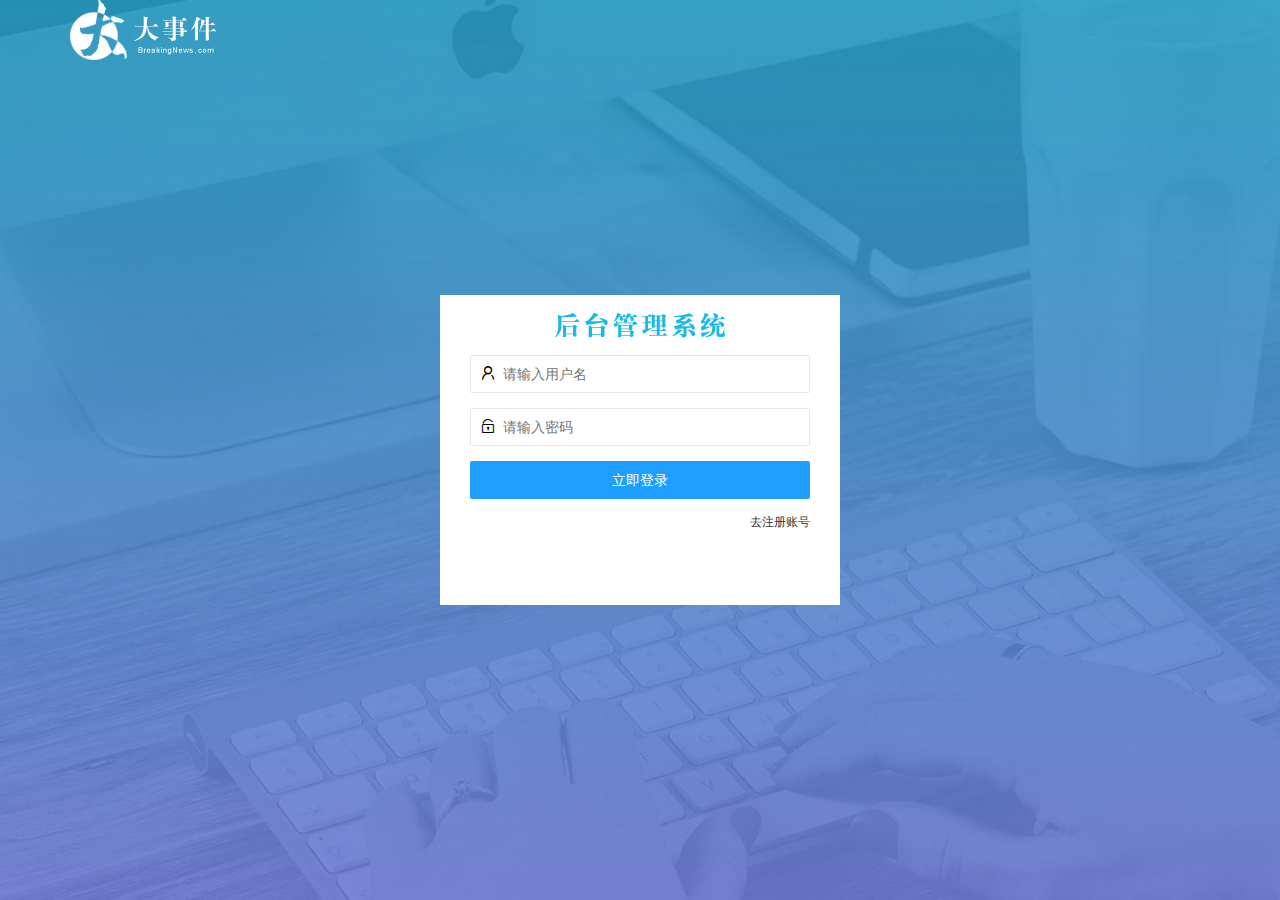
<file: login.html>
<!DOCTYPE html>
<html lang="en">

<head>
  <meta charset="UTF-8" />
  <meta name="viewport" content="width=device-width, initial-scale=1.0" />
  <title>大事件-登录/注册</title>
  <!-- 导入 LayUI 的样式 -->
  <link rel="stylesheet" href="/assets/lib/layui/css/layui.css" />
  <!-- 导入自己的样式表 -->
  <link rel="stylesheet" href="/assets/css/login.css" />
</head>

<body>
  <!-- 头部的 Logo 区域 -->
  <!-- class="layui-main" 用于设置一个宽度为 1140px 的水平居中块（无响应式） -->
  <div class="layui-main">
    <img src="/assets/images/logo.png" alt="" />
  </div>

  <!-- 登录注册区域 -->
  <div class="loginAndRegBox  ">
    <div class="title-box"></div>
    <!-- 登录的div -->
    <div class="login-box">
      <form class="layui-form" id="form_login">
        <div class="layui-form-item">
          <!-- 输入框里面的小icon -->
          <i class="layui-icon layui-icon-username"></i>
          <input type="text" name="username" required lay-verify="required" placeholder="请输入用户名" autocomplete="off"
            class="layui-input">
        </div>
        <div class="layui-form-item">
          <!-- 输入框里面的小icon -->
          <i class="layui-icon layui-icon-password"></i>
          <input type="password" name="password" required lay-verify="required|pwd" placeholder="请输入密码"
            autocomplete="off" class="layui-input">
        </div>
        <div class="layui-form-item">
          <button class="layui-btn layui-btn-fluid layui-btn-normal" lay-submit lay-filter="formDemo">立即登录</button>
        </div>
        <div class="layui-form-item link">
          <a href="javascript:;" id="link_reg">
            <i class="layui-icon layui-icon-logout"></i>
            去注册账号
          </a>
        </div>
      </form>

    </div>
    <!-- 注册的div -->
    <div class="reg-box">
      <form class="layui-form" id="form_reg">
        <div class="layui-form-item">
          <!-- 输入框里面的小icon -->
          <i class="layui-icon layui-icon-username"></i>
          <input type="text" name="username" required lay-verify="required" placeholder="请输入用户名" autocomplete="off"
            class="layui-input">
        </div>
        <div class="layui-form-item">
          <!-- 输入框里面的小icon -->
          <i class="layui-icon layui-icon-password"></i>
          <input type="password" name="password" required lay-verify="required|pwd" placeholder="请输入密码"
            autocomplete="off" class="layui-input">
        </div>
        <div class="layui-form-item">
          <!-- 输入框里面的小icon -->
          <i class="layui-icon layui-icon-password"></i>
          <input type="password" name="repassword" required lay-verify="required|pwd|repwd" placeholder="请再次确认密码"
            autocomplete="off" class="layui-input">
        </div>
        <div class="layui-form-item">
          <button class="layui-btn layui-btn-fluid layui-btn-normal" lay-submit lay-filter="formDemo">立即注册</button>
        </div>
        <div class="layui-form-item link">
          <a href="javascript:;" id="link_login">
            去登录
          </a>
        </div>
      </form>
      <!-- <a href="javascript:;" id="link_login">
        登录
      </a> -->
    </div>
  </div>
  <script src="/assets/lib/layui/layui.all.js"></script>
  <script src="/assets/lib/jquery.js"></script>
  <script src="/assets/js/baseApi.js"></script>
  <script src="/assets/js/login.js"></script>
</body>

</html>
</file>
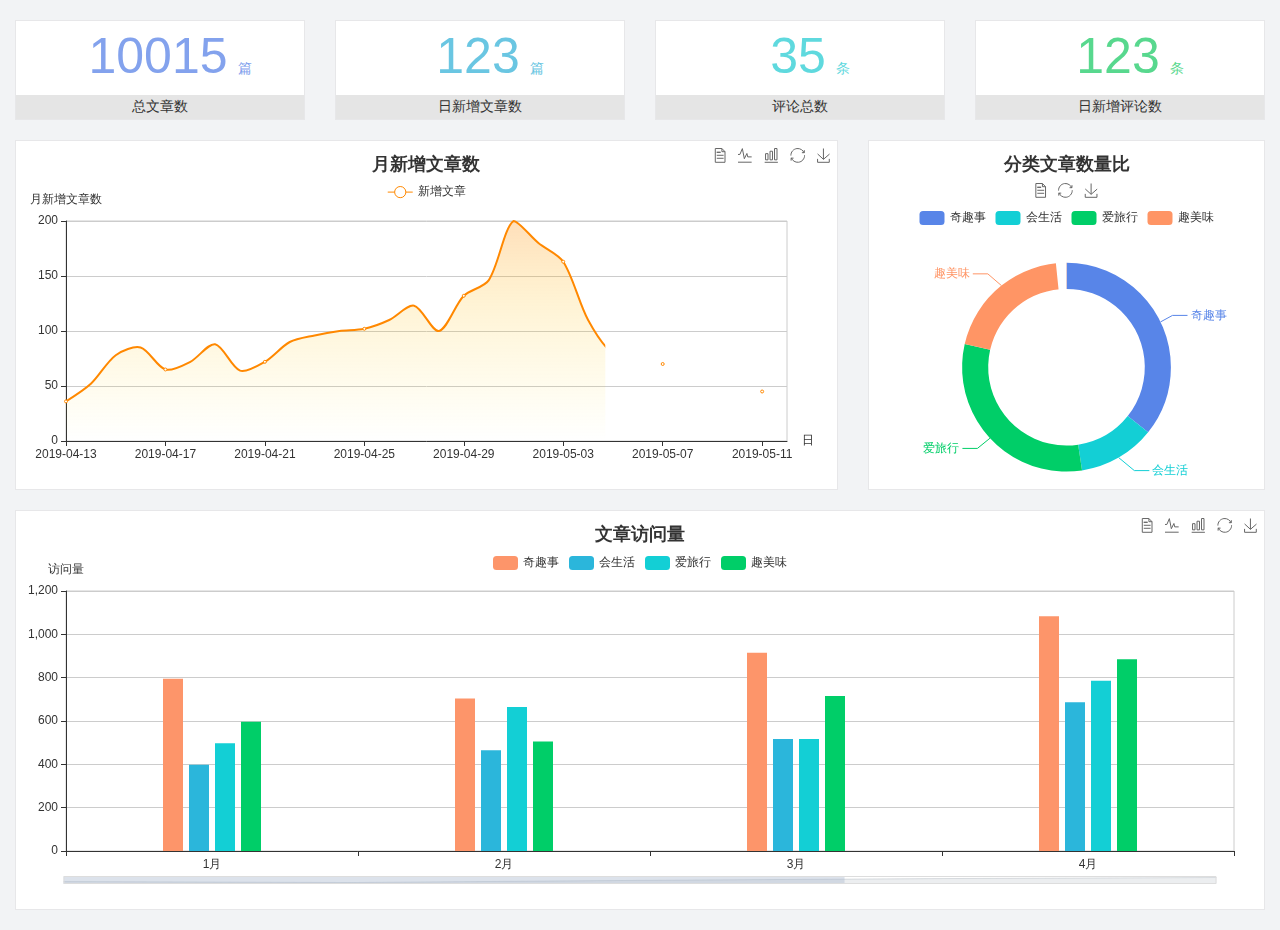
<file: home/dashboard.html>
<!DOCTYPE html>
<html lang="en">

<head>
  <meta charset="UTF-8">
  <meta name="viewport" content="width=device-width, initial-scale=1.0">
  <meta http-equiv="X-UA-Compatible" content="ie=edge">
  <title>图表统计</title>
  <link rel="stylesheet" href="../../assets/lib/bootstrap.css" />
  <link rel="stylesheet" href="../../assets/lib/main.css" />
  <script src="../../assets/lib/jquery.js"></script>
  <script type="text/javascript" src="../../assets/lib/echarts.min.js"></script>
</head>

<body>
  <div class="container-fluid">
    <div class="row spannel_list">
      <div class="col-sm-3 col-xs-6">
        <div class="spannel">
          <em>10015</em><span>篇</span>
          <b>总文章数</b>
        </div>
      </div>
      <div class="col-sm-3 col-xs-6">
        <div class="spannel scolor01">
          <em>123</em><span>篇</span>
          <b>日新增文章数</b>
        </div>
      </div>
      <div class="col-sm-3 col-xs-6">
        <div class="spannel scolor02">
          <em>35</em><span>条</span>
          <b>评论总数</b>
        </div>
      </div>
      <div class="col-sm-3 col-xs-6">
        <div class="spannel scolor03">
          <em>123</em><span>条</span>
          <b>日新增评论数</b>
        </div>
      </div>
    </div>
  </div>

  <div class="container-fluid">
    <div class="row curve-pie">
      <div class="col-lg-8 col-md-8">
        <div class="gragh_pannel" id="curve_show"></div>
      </div>
      <div class="col-lg-4 col-md-4">
        <div class="gragh_pannel" id="pie_show"></div>
      </div>
    </div>
  </div>

  <div class="container-fluid">
    <div class="column_pannel" id="column_show"></div>
  </div>

  <script>
    var oChart = echarts.init(document.getElementById('curve_show'));
    var aList_all = [
      { 'count': 36, 'date': '2019-04-13' },
      { 'count': 52, 'date': '2019-04-14' },
      { 'count': 78, 'date': '2019-04-15' },
      { 'count': 85, 'date': '2019-04-16' },
      { 'count': 65, 'date': '2019-04-17' },
      { 'count': 72, 'date': '2019-04-18' },
      { 'count': 88, 'date': '2019-04-19' },
      { 'count': 64, 'date': '2019-04-20' },
      { 'count': 72, 'date': '2019-04-21' },
      { 'count': 90, 'date': '2019-04-22' },
      { 'count': 96, 'date': '2019-04-23' },
      { 'count': 100, 'date': '2019-04-24' },
      { 'count': 102, 'date': '2019-04-25' },
      { 'count': 110, 'date': '2019-04-26' },
      { 'count': 123, 'date': '2019-04-27' },
      { 'count': 100, 'date': '2019-04-28' },
      { 'count': 132, 'date': '2019-04-29' },
      { 'count': 146, 'date': '2019-04-30' },
      { 'count': 200, 'date': '2019-05-01' },
      { 'count': 180, 'date': '2019-05-02' },
      { 'count': 163, 'date': '2019-05-03' },
      { 'count': 110, 'date': '2019-05-04' },
      { 'count': 80, 'date': '2019-05-05' },
      { 'count': 82, 'date': '2019-05-06' },
      { 'count': 70, 'date': '2019-05-07' },
      { 'count': 65, 'date': '2019-05-08' },
      { 'count': 54, 'date': '2019-05-09' },
      { 'count': 40, 'date': '2019-05-10' },
      { 'count': 45, 'date': '2019-05-11' },
      { 'count': 38, 'date': '2019-05-12' },
    ];

    let aCount = [];
    let aDate = [];

    for (var i = 0; i < aList_all.length; i++) {
      aCount.push(aList_all[i].count);
      aDate.push(aList_all[i].date);
    }

    var chartopt = {
      title: {
        text: '月新增文章数',
        left: 'center',
        top: '10'
      },
      tooltip: {
        trigger: 'axis'
      },
      legend: {
        data: ['新增文章'],
        top: '40'
      },
      toolbox: {
        show: true,
        feature: {
          mark: { show: true },
          dataView: { show: true, readOnly: false },
          magicType: { show: true, type: ['line', 'bar'] },
          restore: { show: true },
          saveAsImage: { show: true }
        }
      },
      calculable: true,
      xAxis: [
        {
          name: '日',
          type: 'category',
          boundaryGap: false,
          data: aDate
        }
      ],
      yAxis: [
        {
          name: '月新增文章数',
          type: 'value'
        }
      ],
      series: [
        {
          name: '新增文章',
          type: 'line',
          smooth: true,
          itemStyle: { normal: { areaStyle: { type: 'default' }, color: '#f80' }, lineStyle: { color: '#f80' } },
          data: aCount
        }],
      areaStyle: {
        normal: {
          color: new echarts.graphic.LinearGradient(0, 0, 0, 1, [{
            offset: 0,
            color: 'rgba(255,136,0,0.39)'
          }, {
            offset: .34,
            color: 'rgba(255,180,0,0.25)'
          }, {
            offset: 1,
            color: 'rgba(255,222,0,0.00)'
          }])

        }
      },
      grid: {
        show: true,
        x: 50,
        x2: 50,
        y: 80,
        height: 220
      }
    };

    oChart.setOption(chartopt);


    var oPie = echarts.init(document.getElementById('pie_show'));
    var oPieopt =
    {
      title: {
        top: 10,
        text: '分类文章数量比',
        x: 'center'
      },
      tooltip: {
        trigger: 'item',
        formatter: "{a} <br/>{b} : {c} ({d}%)"
      },
      color: ['#5885e8', '#13cfd5', '#00ce68', '#ff9565'],
      legend: {
        x: 'center',
        top: 65,
        data: ['奇趣事', '会生活', '爱旅行', '趣美味']
      },
      toolbox: {
        show: true,
        x: 'center',
        top: 35,
        feature: {
          mark: { show: true },
          dataView: { show: true, readOnly: false },
          magicType: {
            show: true,
            type: ['pie', 'funnel'],
            option: {
              funnel: {
                x: '25%',
                width: '50%',
                funnelAlign: 'left',
                max: 1548
              }
            }
          },
          restore: { show: true },
          saveAsImage: { show: true }
        }
      },
      calculable: true,
      series: [
        {
          name: '访问来源',
          type: 'pie',
          radius: ['45%', '60%'],
          center: ['50%', '65%'],
          data: [
            { value: 300, name: '奇趣事' },
            { value: 100, name: '会生活' },
            { value: 260, name: '爱旅行' },
            { value: 180, name: '趣美味' }
          ]
        }
      ]
    };
    oPie.setOption(oPieopt);



    var oColumn = this.echarts.init(document.getElementById('column_show'));
    var oColumnopt =
    {
      title: {
        text: '文章访问量',
        left: 'center',
        top: '10'
      },
      tooltip: {
        trigger: 'axis'
      },
      legend: {
        data: ['奇趣事', '会生活', '爱旅行', '趣美味'],
        top: '40'
      },
      toolbox: {
        show: true,
        feature: {
          mark: { show: true },
          dataView: { show: true, readOnly: false },
          magicType: { show: true, type: ['line', 'bar'] },
          restore: { show: true },
          saveAsImage: { show: true }
        }
      },
      calculable: true,
      xAxis: [
        {
          type: 'category',
          data: ['1月', '2月', '3月', '4月', '5月']
        }
      ],
      yAxis: [
        {
          name: '访问量',
          type: 'value'
        }
      ],
      series: [
        {
          name: '奇趣事',
          type: 'bar',
          barWidth: 20,
          itemStyle: {
            normal: { areaStyle: { type: 'default' }, color: '#fd956a' }
          },
          data: [800, 708, 920, 1090, 1200]
        },
        {
          name: '会生活',
          type: 'bar',
          barWidth: 20,
          itemStyle: {
            normal: { areaStyle: { type: 'default' }, color: '#2bb6db' }
          },
          data: [400, 468, 520, 690, 800]
        },
        {
          name: '爱旅行',
          type: 'bar',
          barWidth: 20,
          itemStyle: {
            normal: { areaStyle: { type: 'default' }, color: '#13cfd5' }
          },
          data: [500, 668, 520, 790, 900]
        },
        {
          name: '趣美味',
          type: 'bar',
          barWidth: 20,
          itemStyle: {
            normal: { areaStyle: { type: 'default' }, color: '#00ce68' }
          },
          data: [600, 508, 720, 890, 1000]
        }
      ],
      grid: {
        show: true,
        x: 50,
        x2: 30,
        y: 80,
        height: 260
      },
      dataZoom: [//给x轴设置滚动条
        {
          start: 0,//默认为0
          end: 100 - 1000 / 31,//默认为100
          type: 'slider',
          show: true,
          xAxisIndex: [0],
          handleSize: 0,//滑动条的 左右2个滑动条的大小
          height: 8,//组件高度
          left: 45, //左边的距离
          right: 50,//右边的距离
          bottom: 26,//右边的距离
          handleColor: '#ddd',//h滑动图标的颜色
          handleStyle: {
            borderColor: "#cacaca",
            borderWidth: "1",
            shadowBlur: 2,
            background: "#ddd",
            shadowColor: "#ddd",
          }
        }]
    };
    oColumn.setOption(oColumnopt);
  </script>
</body>

</html>
</file>
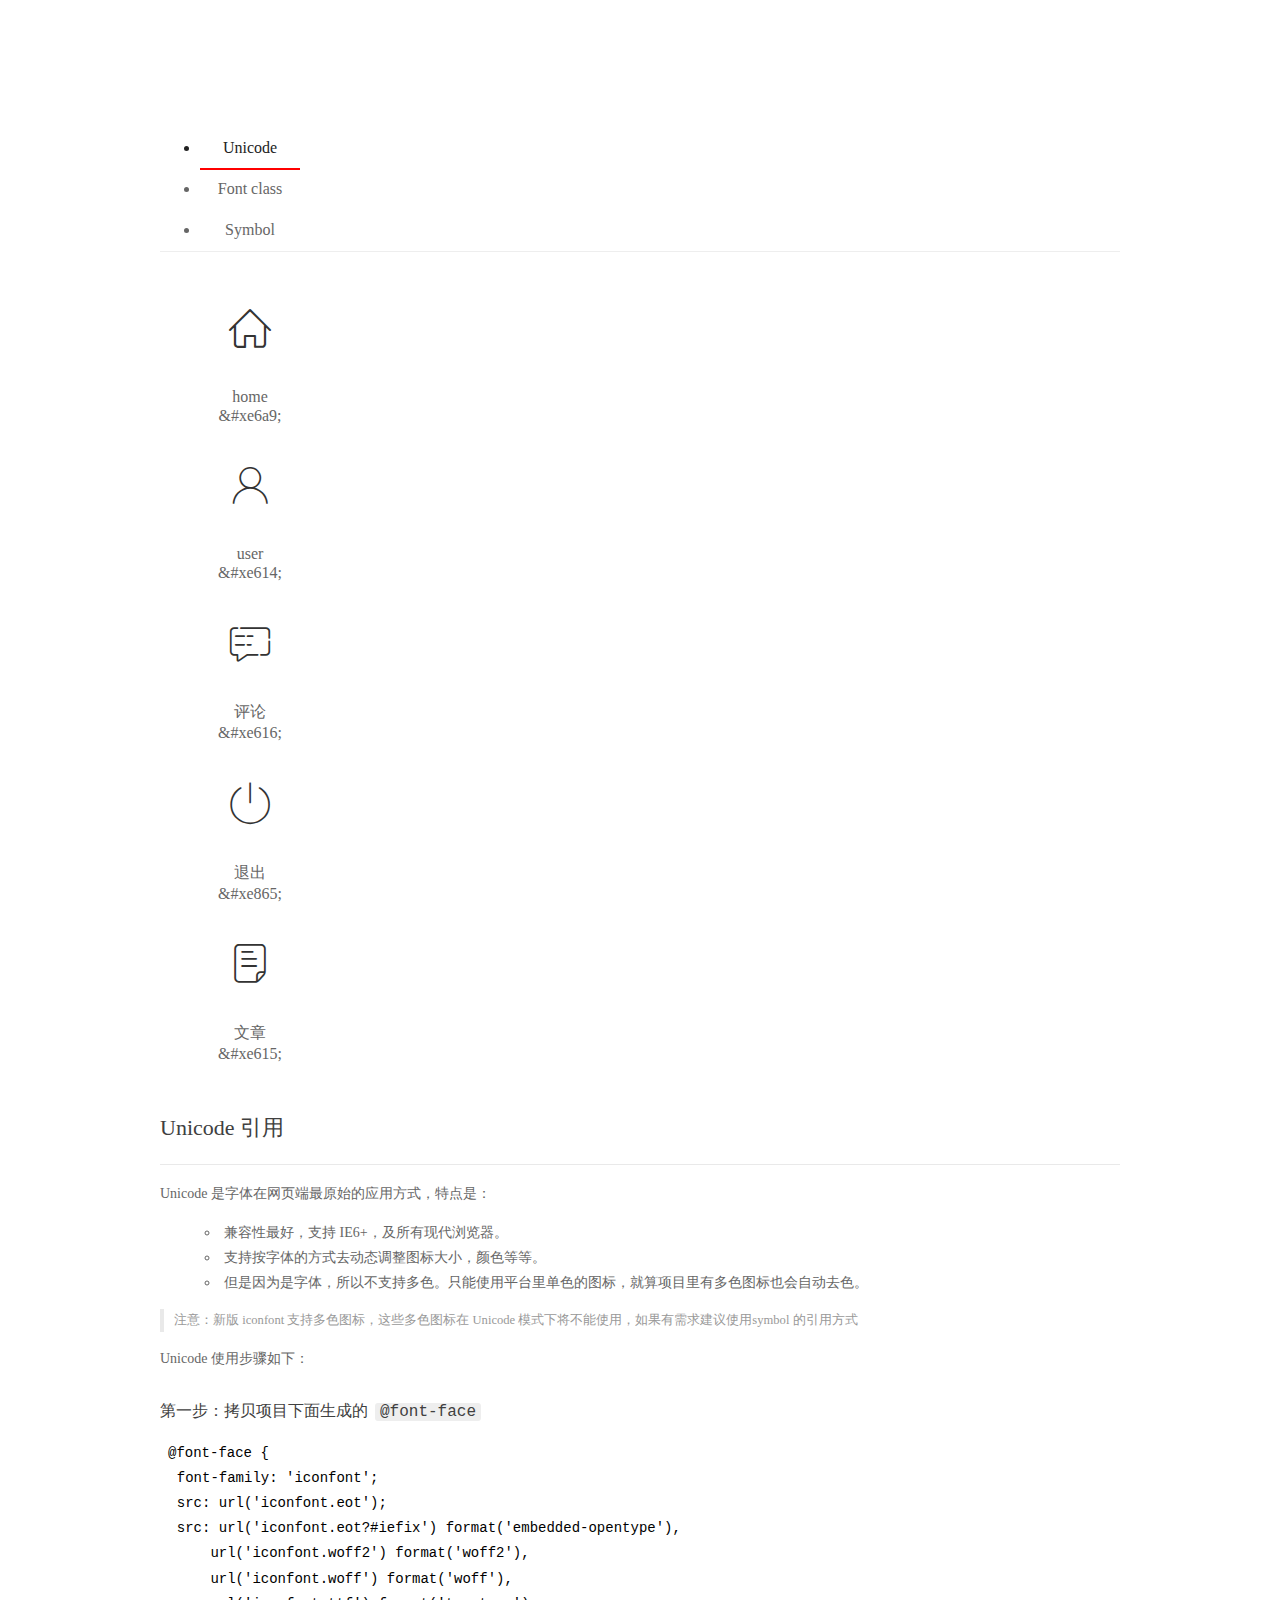
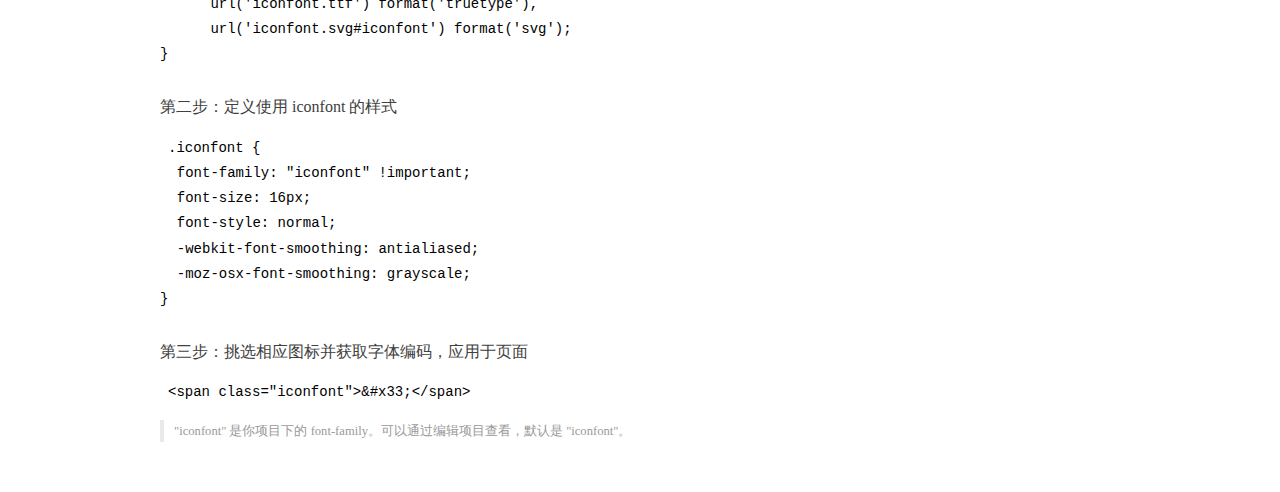
<file: assets/fonts/demo_index.html>
<!DOCTYPE html>
<html>
<head>
  <meta charset="utf-8"/>
  <title>IconFont Demo</title>
  <link rel="shortcut icon" href="https://gtms04.alicdn.com/tps/i4/TB1_oz6GVXXXXaFXpXXJDFnIXXX-64-64.ico" type="image/x-icon"/>
  <link rel="stylesheet" href="https://g.alicdn.com/thx/cube/1.3.2/cube.min.css">
  <link rel="stylesheet" href="demo.css">
  <link rel="stylesheet" href="iconfont.css">
  <script src="iconfont.js"></script>
  <!-- jQuery -->
  <script src="https://a1.alicdn.com/oss/uploads/2018/12/26/7bfddb60-08e8-11e9-9b04-53e73bb6408b.js"></script>
  <!-- 代码高亮 -->
  <script src="https://a1.alicdn.com/oss/uploads/2018/12/26/a3f714d0-08e6-11e9-8a15-ebf944d7534c.js"></script>
</head>
<body>
  <div class="main">
    <h1 class="logo"><a href="https://www.iconfont.cn/" title="iconfont 首页" target="_blank">&#xe86b;</a></h1>
    <div class="nav-tabs">
      <ul id="tabs" class="dib-box">
        <li class="dib active"><span>Unicode</span></li>
        <li class="dib"><span>Font class</span></li>
        <li class="dib"><span>Symbol</span></li>
      </ul>
      
    </div>
    <div class="tab-container">
      <div class="content unicode" style="display: block;">
          <ul class="icon_lists dib-box">
          
            <li class="dib">
              <span class="icon iconfont">&#xe6a9;</span>
                <div class="name">home</div>
                <div class="code-name">&amp;#xe6a9;</div>
              </li>
          
            <li class="dib">
              <span class="icon iconfont">&#xe614;</span>
                <div class="name">user</div>
                <div class="code-name">&amp;#xe614;</div>
              </li>
          
            <li class="dib">
              <span class="icon iconfont">&#xe616;</span>
                <div class="name">评论</div>
                <div class="code-name">&amp;#xe616;</div>
              </li>
          
            <li class="dib">
              <span class="icon iconfont">&#xe865;</span>
                <div class="name">退出</div>
                <div class="code-name">&amp;#xe865;</div>
              </li>
          
            <li class="dib">
              <span class="icon iconfont">&#xe615;</span>
                <div class="name">文章</div>
                <div class="code-name">&amp;#xe615;</div>
              </li>
          
          </ul>
          <div class="article markdown">
          <h2 id="unicode-">Unicode 引用</h2>
          <hr>

          <p>Unicode 是字体在网页端最原始的应用方式，特点是：</p>
          <ul>
            <li>兼容性最好，支持 IE6+，及所有现代浏览器。</li>
            <li>支持按字体的方式去动态调整图标大小，颜色等等。</li>
            <li>但是因为是字体，所以不支持多色。只能使用平台里单色的图标，就算项目里有多色图标也会自动去色。</li>
          </ul>
          <blockquote>
            <p>注意：新版 iconfont 支持多色图标，这些多色图标在 Unicode 模式下将不能使用，如果有需求建议使用symbol 的引用方式</p>
          </blockquote>
          <p>Unicode 使用步骤如下：</p>
          <h3 id="-font-face">第一步：拷贝项目下面生成的 <code>@font-face</code></h3>
<pre><code class="language-css"
>@font-face {
  font-family: 'iconfont';
  src: url('iconfont.eot');
  src: url('iconfont.eot?#iefix') format('embedded-opentype'),
      url('iconfont.woff2') format('woff2'),
      url('iconfont.woff') format('woff'),
      url('iconfont.ttf') format('truetype'),
      url('iconfont.svg#iconfont') format('svg');
}
</code></pre>
          <h3 id="-iconfont-">第二步：定义使用 iconfont 的样式</h3>
<pre><code class="language-css"
>.iconfont {
  font-family: "iconfont" !important;
  font-size: 16px;
  font-style: normal;
  -webkit-font-smoothing: antialiased;
  -moz-osx-font-smoothing: grayscale;
}
</code></pre>
          <h3 id="-">第三步：挑选相应图标并获取字体编码，应用于页面</h3>
<pre>
<code class="language-html"
>&lt;span class="iconfont"&gt;&amp;#x33;&lt;/span&gt;
</code></pre>
          <blockquote>
            <p>"iconfont" 是你项目下的 font-family。可以通过编辑项目查看，默认是 "iconfont"。</p>
          </blockquote>
          </div>
      </div>
      <div class="content font-class">
        <ul class="icon_lists dib-box">
          
          <li class="dib">
            <span class="icon iconfont icon-home"></span>
            <div class="name">
              home
            </div>
            <div class="code-name">.icon-home
            </div>
          </li>
          
          <li class="dib">
            <span class="icon iconfont icon-user"></span>
            <div class="name">
              user
            </div>
            <div class="code-name">.icon-user
            </div>
          </li>
          
          <li class="dib">
            <span class="icon iconfont icon-pinglun"></span>
            <div class="name">
              评论
            </div>
            <div class="code-name">.icon-pinglun
            </div>
          </li>
          
          <li class="dib">
            <span class="icon iconfont icon-tuichu"></span>
            <div class="name">
              退出
            </div>
            <div class="code-name">.icon-tuichu
            </div>
          </li>
          
          <li class="dib">
            <span class="icon iconfont icon-16"></span>
            <div class="name">
              文章
            </div>
            <div class="code-name">.icon-16
            </div>
          </li>
          
        </ul>
        <div class="article markdown">
        <h2 id="font-class-">font-class 引用</h2>
        <hr>

        <p>font-class 是 Unicode 使用方式的一种变种，主要是解决 Unicode 书写不直观，语意不明确的问题。</p>
        <p>与 Unicode 使用方式相比，具有如下特点：</p>
        <ul>
          <li>兼容性良好，支持 IE8+，及所有现代浏览器。</li>
          <li>相比于 Unicode 语意明确，书写更直观。可以很容易分辨这个 icon 是什么。</li>
          <li>因为使用 class 来定义图标，所以当要替换图标时，只需要修改 class 里面的 Unicode 引用。</li>
          <li>不过因为本质上还是使用的字体，所以多色图标还是不支持的。</li>
        </ul>
        <p>使用步骤如下：</p>
        <h3 id="-fontclass-">第一步：引入项目下面生成的 fontclass 代码：</h3>
<pre><code class="language-html">&lt;link rel="stylesheet" href="./iconfont.css"&gt;
</code></pre>
        <h3 id="-">第二步：挑选相应图标并获取类名，应用于页面：</h3>
<pre><code class="language-html">&lt;span class="iconfont icon-xxx"&gt;&lt;/span&gt;
</code></pre>
        <blockquote>
          <p>"
            iconfont" 是你项目下的 font-family。可以通过编辑项目查看，默认是 "iconfont"。</p>
        </blockquote>
      </div>
      </div>
      <div class="content symbol">
          <ul class="icon_lists dib-box">
          
            <li class="dib">
                <svg class="icon svg-icon" aria-hidden="true">
                  <use xlink:href="#icon-home"></use>
                </svg>
                <div class="name">home</div>
                <div class="code-name">#icon-home</div>
            </li>
          
            <li class="dib">
                <svg class="icon svg-icon" aria-hidden="true">
                  <use xlink:href="#icon-user"></use>
                </svg>
                <div class="name">user</div>
                <div class="code-name">#icon-user</div>
            </li>
          
            <li class="dib">
                <svg class="icon svg-icon" aria-hidden="true">
                  <use xlink:href="#icon-pinglun"></use>
                </svg>
                <div class="name">评论</div>
                <div class="code-name">#icon-pinglun</div>
            </li>
          
            <li class="dib">
                <svg class="icon svg-icon" aria-hidden="true">
                  <use xlink:href="#icon-tuichu"></use>
                </svg>
                <div class="name">退出</div>
                <div class="code-name">#icon-tuichu</div>
            </li>
          
            <li class="dib">
                <svg class="icon svg-icon" aria-hidden="true">
                  <use xlink:href="#icon-16"></use>
                </svg>
                <div class="name">文章</div>
                <div class="code-name">#icon-16</div>
            </li>
          
          </ul>
          <div class="article markdown">
          <h2 id="symbol-">Symbol 引用</h2>
          <hr>

          <p>这是一种全新的使用方式，应该说这才是未来的主流，也是平台目前推荐的用法。相关介绍可以参考这篇<a href="">文章</a>
            这种用法其实是做了一个 SVG 的集合，与另外两种相比具有如下特点：</p>
          <ul>
            <li>支持多色图标了，不再受单色限制。</li>
            <li>通过一些技巧，支持像字体那样，通过 <code>font-size</code>, <code>color</code> 来调整样式。</li>
            <li>兼容性较差，支持 IE9+，及现代浏览器。</li>
            <li>浏览器渲染 SVG 的性能一般，还不如 png。</li>
          </ul>
          <p>使用步骤如下：</p>
          <h3 id="-symbol-">第一步：引入项目下面生成的 symbol 代码：</h3>
<pre><code class="language-html">&lt;script src="./iconfont.js"&gt;&lt;/script&gt;
</code></pre>
          <h3 id="-css-">第二步：加入通用 CSS 代码（引入一次就行）：</h3>
<pre><code class="language-html">&lt;style&gt;
.icon {
  width: 1em;
  height: 1em;
  vertical-align: -0.15em;
  fill: currentColor;
  overflow: hidden;
}
&lt;/style&gt;
</code></pre>
          <h3 id="-">第三步：挑选相应图标并获取类名，应用于页面：</h3>
<pre><code class="language-html">&lt;svg class="icon" aria-hidden="true"&gt;
  &lt;use xlink:href="#icon-xxx"&gt;&lt;/use&gt;
&lt;/svg&gt;
</code></pre>
          </div>
      </div>

    </div>
  </div>
  <script>
  $(document).ready(function () {
      $('.tab-container .content:first').show()

      $('#tabs li').click(function (e) {
        var tabContent = $('.tab-container .content')
        var index = $(this).index()

        if ($(this).hasClass('active')) {
          return
        } else {
          $('#tabs li').removeClass('active')
          $(this).addClass('active')

          tabContent.hide().eq(index).fadeIn()
        }
      })
    })
  </script>
</body>
</html>
</file>
<file: assets/lib/layui/css/layui.css>
/** layui-v2.5.5 MIT License By https://www.layui.com */
 .layui-inline,img{display:inline-block;vertical-align:middle}h1,h2,h3,h4,h5,h6{font-weight:400}.layui-edge,.layui-header,.layui-inline,.layui-main{position:relative}.layui-body,.layui-edge,.layui-elip{overflow:hidden}.layui-btn,.layui-edge,.layui-inline,img{vertical-align:middle}.layui-btn,.layui-disabled,.layui-icon,.layui-unselect{-moz-user-select:none;-webkit-user-select:none;-ms-user-select:none}.layui-elip,.layui-form-checkbox span,.layui-form-pane .layui-form-label{text-overflow:ellipsis;white-space:nowrap}.layui-breadcrumb,.layui-tree-btnGroup{visibility:hidden}blockquote,body,button,dd,div,dl,dt,form,h1,h2,h3,h4,h5,h6,input,li,ol,p,pre,td,textarea,th,ul{margin:0;padding:0;-webkit-tap-highlight-color:rgba(0,0,0,0)}a:active,a:hover{outline:0}img{border:none}li{list-style:none}table{border-collapse:collapse;border-spacing:0}h4,h5,h6{font-size:100%}button,input,optgroup,option,select,textarea{font-family:inherit;font-size:inherit;font-style:inherit;font-weight:inherit;outline:0}pre{white-space:pre-wrap;white-space:-moz-pre-wrap;white-space:-pre-wrap;white-space:-o-pre-wrap;word-wrap:break-word}body{line-height:24px;font:14px Helvetica Neue,Helvetica,PingFang SC,Tahoma,Arial,sans-serif}hr{height:1px;margin:10px 0;border:0;clear:both}a{color:#333;text-decoration:none}a:hover{color:#777}a cite{font-style:normal;*cursor:pointer}.layui-border-box,.layui-border-box *{box-sizing:border-box}.layui-box,.layui-box *{box-sizing:content-box}.layui-clear{clear:both;*zoom:1}.layui-clear:after{content:'\20';clear:both;*zoom:1;display:block;height:0}.layui-inline{*display:inline;*zoom:1}.layui-edge{display:inline-block;width:0;height:0;border-width:6px;border-style:dashed;border-color:transparent}.layui-edge-top{top:-4px;border-bottom-color:#999;border-bottom-style:solid}.layui-edge-right{border-left-color:#999;border-left-style:solid}.layui-edge-bottom{top:2px;border-top-color:#999;border-top-style:solid}.layui-edge-left{border-right-color:#999;border-right-style:solid}.layui-disabled,.layui-disabled:hover{color:#d2d2d2!important;cursor:not-allowed!important}.layui-circle{border-radius:100%}.layui-show{display:block!important}.layui-hide{display:none!important}@font-face{font-family:layui-icon;src:url(../font/iconfont.eot?v=250);src:url(../font/iconfont.eot?v=250#iefix) format('embedded-opentype'),url(../font/iconfont.woff2?v=250) format('woff2'),url(../font/iconfont.woff?v=250) format('woff'),url(../font/iconfont.ttf?v=250) format('truetype'),url(../font/iconfont.svg?v=250#layui-icon) format('svg')}.layui-icon{font-family:layui-icon!important;font-size:16px;font-style:normal;-webkit-font-smoothing:antialiased;-moz-osx-font-smoothing:grayscale}.layui-icon-reply-fill:before{content:"\e611"}.layui-icon-set-fill:before{content:"\e614"}.layui-icon-menu-fill:before{content:"\e60f"}.layui-icon-search:before{content:"\e615"}.layui-icon-share:before{content:"\e641"}.layui-icon-set-sm:before{content:"\e620"}.layui-icon-engine:before{content:"\e628"}.layui-icon-close:before{content:"\1006"}.layui-icon-close-fill:before{content:"\1007"}.layui-icon-chart-screen:before{content:"\e629"}.layui-icon-star:before{content:"\e600"}.layui-icon-circle-dot:before{content:"\e617"}.layui-icon-chat:before{content:"\e606"}.layui-icon-release:before{content:"\e609"}.layui-icon-list:before{content:"\e60a"}.layui-icon-chart:before{content:"\e62c"}.layui-icon-ok-circle:before{content:"\1005"}.layui-icon-layim-theme:before{content:"\e61b"}.layui-icon-table:before{content:"\e62d"}.layui-icon-right:before{content:"\e602"}.layui-icon-left:before{content:"\e603"}.layui-icon-cart-simple:before{content:"\e698"}.layui-icon-face-cry:before{content:"\e69c"}.layui-icon-face-smile:before{content:"\e6af"}.layui-icon-survey:before{content:"\e6b2"}.layui-icon-tree:before{content:"\e62e"}.layui-icon-upload-circle:before{content:"\e62f"}.layui-icon-add-circle:before{content:"\e61f"}.layui-icon-download-circle:before{content:"\e601"}.layui-icon-templeate-1:before{content:"\e630"}.layui-icon-util:before{content:"\e631"}.layui-icon-face-surprised:before{content:"\e664"}.layui-icon-edit:before{content:"\e642"}.layui-icon-speaker:before{content:"\e645"}.layui-icon-down:before{content:"\e61a"}.layui-icon-file:before{content:"\e621"}.layui-icon-layouts:before{content:"\e632"}.layui-icon-rate-half:before{content:"\e6c9"}.layui-icon-add-circle-fine:before{content:"\e608"}.layui-icon-prev-circle:before{content:"\e633"}.layui-icon-read:before{content:"\e705"}.layui-icon-404:before{content:"\e61c"}.layui-icon-carousel:before{content:"\e634"}.layui-icon-help:before{content:"\e607"}.layui-icon-code-circle:before{content:"\e635"}.layui-icon-water:before{content:"\e636"}.layui-icon-username:before{content:"\e66f"}.layui-icon-find-fill:before{content:"\e670"}.layui-icon-about:before{content:"\e60b"}.layui-icon-location:before{content:"\e715"}.layui-icon-up:before{content:"\e619"}.layui-icon-pause:before{content:"\e651"}.layui-icon-date:before{content:"\e637"}.layui-icon-layim-uploadfile:before{content:"\e61d"}.layui-icon-delete:before{content:"\e640"}.layui-icon-play:before{content:"\e652"}.layui-icon-top:before{content:"\e604"}.layui-icon-friends:before{content:"\e612"}.layui-icon-refresh-3:before{content:"\e9aa"}.layui-icon-ok:before{content:"\e605"}.layui-icon-layer:before{content:"\e638"}.layui-icon-face-smile-fine:before{content:"\e60c"}.layui-icon-dollar:before{content:"\e659"}.layui-icon-group:before{content:"\e613"}.layui-icon-layim-download:before{content:"\e61e"}.layui-icon-picture-fine:before{content:"\e60d"}.layui-icon-link:before{content:"\e64c"}.layui-icon-diamond:before{content:"\e735"}.layui-icon-log:before{content:"\e60e"}.layui-icon-rate-solid:before{content:"\e67a"}.layui-icon-fonts-del:before{content:"\e64f"}.layui-icon-unlink:before{content:"\e64d"}.layui-icon-fonts-clear:before{content:"\e639"}.layui-icon-triangle-r:before{content:"\e623"}.layui-icon-circle:before{content:"\e63f"}.layui-icon-radio:before{content:"\e643"}.layui-icon-align-center:before{content:"\e647"}.layui-icon-align-right:before{content:"\e648"}.layui-icon-align-left:before{content:"\e649"}.layui-icon-loading-1:before{content:"\e63e"}.layui-icon-return:before{content:"\e65c"}.layui-icon-fonts-strong:before{content:"\e62b"}.layui-icon-upload:before{content:"\e67c"}.layui-icon-dialogue:before{content:"\e63a"}.layui-icon-video:before{content:"\e6ed"}.layui-icon-headset:before{content:"\e6fc"}.layui-icon-cellphone-fine:before{content:"\e63b"}.layui-icon-add-1:before{content:"\e654"}.layui-icon-face-smile-b:before{content:"\e650"}.layui-icon-fonts-html:before{content:"\e64b"}.layui-icon-form:before{content:"\e63c"}.layui-icon-cart:before{content:"\e657"}.layui-icon-camera-fill:before{content:"\e65d"}.layui-icon-tabs:before{content:"\e62a"}.layui-icon-fonts-code:before{content:"\e64e"}.layui-icon-fire:before{content:"\e756"}.layui-icon-set:before{content:"\e716"}.layui-icon-fonts-u:before{content:"\e646"}.layui-icon-triangle-d:before{content:"\e625"}.layui-icon-tips:before{content:"\e702"}.layui-icon-picture:before{content:"\e64a"}.layui-icon-more-vertical:before{content:"\e671"}.layui-icon-flag:before{content:"\e66c"}.layui-icon-loading:before{content:"\e63d"}.layui-icon-fonts-i:before{content:"\e644"}.layui-icon-refresh-1:before{content:"\e666"}.layui-icon-rmb:before{content:"\e65e"}.layui-icon-home:before{content:"\e68e"}.layui-icon-user:before{content:"\e770"}.layui-icon-notice:before{content:"\e667"}.layui-icon-login-weibo:before{content:"\e675"}.layui-icon-voice:before{content:"\e688"}.layui-icon-upload-drag:before{content:"\e681"}.layui-icon-login-qq:before{content:"\e676"}.layui-icon-snowflake:before{content:"\e6b1"}.layui-icon-file-b:before{content:"\e655"}.layui-icon-template:before{content:"\e663"}.layui-icon-auz:before{content:"\e672"}.layui-icon-console:before{content:"\e665"}.layui-icon-app:before{content:"\e653"}.layui-icon-prev:before{content:"\e65a"}.layui-icon-website:before{content:"\e7ae"}.layui-icon-next:before{content:"\e65b"}.layui-icon-component:before{content:"\e857"}.layui-icon-more:before{content:"\e65f"}.layui-icon-login-wechat:before{content:"\e677"}.layui-icon-shrink-right:before{content:"\e668"}.layui-icon-spread-left:before{content:"\e66b"}.layui-icon-camera:before{content:"\e660"}.layui-icon-note:before{content:"\e66e"}.layui-icon-refresh:before{content:"\e669"}.layui-icon-female:before{content:"\e661"}.layui-icon-male:before{content:"\e662"}.layui-icon-password:before{content:"\e673"}.layui-icon-senior:before{content:"\e674"}.layui-icon-theme:before{content:"\e66a"}.layui-icon-tread:before{content:"\e6c5"}.layui-icon-praise:before{content:"\e6c6"}.layui-icon-star-fill:before{content:"\e658"}.layui-icon-rate:before{content:"\e67b"}.layui-icon-template-1:before{content:"\e656"}.layui-icon-vercode:before{content:"\e679"}.layui-icon-cellphone:before{content:"\e678"}.layui-icon-screen-full:before{content:"\e622"}.layui-icon-screen-restore:before{content:"\e758"}.layui-icon-cols:before{content:"\e610"}.layui-icon-export:before{content:"\e67d"}.layui-icon-print:before{content:"\e66d"}.layui-icon-slider:before{content:"\e714"}.layui-icon-addition:before{content:"\e624"}.layui-icon-subtraction:before{content:"\e67e"}.layui-icon-service:before{content:"\e626"}.layui-icon-transfer:before{content:"\e691"}.layui-main{width:1140px;margin:0 auto}.layui-header{z-index:1000;height:60px}.layui-header a:hover{transition:all .5s;-webkit-transition:all .5s}.layui-side{position:fixed;left:0;top:0;bottom:0;z-index:999;width:200px;overflow-x:hidden}.layui-side-scroll{position:relative;width:220px;height:100%;overflow-x:hidden}.layui-body{position:absolute;left:200px;right:0;top:0;bottom:0;z-index:998;width:auto;overflow-y:auto;box-sizing:border-box}.layui-layout-body{overflow:hidden}.layui-layout-admin .layui-header{background-color:#23262E}.layui-layout-admin .layui-side{top:60px;width:200px;overflow-x:hidden}.layui-layout-admin .layui-body{position:fixed;top:60px;bottom:44px}.layui-layout-admin .layui-main{width:auto;margin:0 15px}.layui-layout-admin .layui-footer{position:fixed;left:200px;right:0;bottom:0;height:44px;line-height:44px;padding:0 15px;background-color:#eee}.layui-layout-admin .layui-logo{position:absolute;left:0;top:0;width:200px;height:100%;line-height:60px;text-align:center;color:#009688;font-size:16px}.layui-layout-admin .layui-header .layui-nav{background:0 0}.layui-layout-left{position:absolute!important;left:200px;top:0}.layui-layout-right{position:absolute!important;right:0;top:0}.layui-container{position:relative;margin:0 auto;padding:0 15px;box-sizing:border-box}.layui-fluid{position:relative;margin:0 auto;padding:0 15px}.layui-row:after,.layui-row:before{content:'';display:block;clear:both}.layui-col-lg1,.layui-col-lg10,.layui-col-lg11,.layui-col-lg12,.layui-col-lg2,.layui-col-lg3,.layui-col-lg4,.layui-col-lg5,.layui-col-lg6,.layui-col-lg7,.layui-col-lg8,.layui-col-lg9,.layui-col-md1,.layui-col-md10,.layui-col-md11,.layui-col-md12,.layui-col-md2,.layui-col-md3,.layui-col-md4,.layui-col-md5,.layui-col-md6,.layui-col-md7,.layui-col-md8,.layui-col-md9,.layui-col-sm1,.layui-col-sm10,.layui-col-sm11,.layui-col-sm12,.layui-col-sm2,.layui-col-sm3,.layui-col-sm4,.layui-col-sm5,.layui-col-sm6,.layui-col-sm7,.layui-col-sm8,.layui-col-sm9,.layui-col-xs1,.layui-col-xs10,.layui-col-xs11,.layui-col-xs12,.layui-col-xs2,.layui-col-xs3,.layui-col-xs4,.layui-col-xs5,.layui-col-xs6,.layui-col-xs7,.layui-col-xs8,.layui-col-xs9{position:relative;display:block;box-sizing:border-box}.layui-col-xs1,.layui-col-xs10,.layui-col-xs11,.layui-col-xs12,.layui-col-xs2,.layui-col-xs3,.layui-col-xs4,.layui-col-xs5,.layui-col-xs6,.layui-col-xs7,.layui-col-xs8,.layui-col-xs9{float:left}.layui-col-xs1{width:8.33333333%}.layui-col-xs2{width:16.66666667%}.layui-col-xs3{width:25%}.layui-col-xs4{width:33.33333333%}.layui-col-xs5{width:41.66666667%}.layui-col-xs6{width:50%}.layui-col-xs7{width:58.33333333%}.layui-col-xs8{width:66.66666667%}.layui-col-xs9{width:75%}.layui-col-xs10{width:83.33333333%}.layui-col-xs11{width:91.66666667%}.layui-col-xs12{width:100%}.layui-col-xs-offset1{margin-left:8.33333333%}.layui-col-xs-offset2{margin-left:16.66666667%}.layui-col-xs-offset3{margin-left:25%}.layui-col-xs-offset4{margin-left:33.33333333%}.layui-col-xs-offset5{margin-left:41.66666667%}.layui-col-xs-offset6{margin-left:50%}.layui-col-xs-offset7{margin-left:58.33333333%}.layui-col-xs-offset8{margin-left:66.66666667%}.layui-col-xs-offset9{margin-left:75%}.layui-col-xs-offset10{margin-left:83.33333333%}.layui-col-xs-offset11{margin-left:91.66666667%}.layui-col-xs-offset12{margin-left:100%}@media screen and (max-width:768px){.layui-hide-xs{display:none!important}.layui-show-xs-block{display:block!important}.layui-show-xs-inline{display:inline!important}.layui-show-xs-inline-block{display:inline-block!important}}@media screen and (min-width:768px){.layui-container{width:750px}.layui-hide-sm{display:none!important}.layui-show-sm-block{display:block!important}.layui-show-sm-inline{display:inline!important}.layui-show-sm-inline-block{display:inline-block!important}.layui-col-sm1,.layui-col-sm10,.layui-col-sm11,.layui-col-sm12,.layui-col-sm2,.layui-col-sm3,.layui-col-sm4,.layui-col-sm5,.layui-col-sm6,.layui-col-sm7,.layui-col-sm8,.layui-col-sm9{float:left}.layui-col-sm1{width:8.33333333%}.layui-col-sm2{width:16.66666667%}.layui-col-sm3{width:25%}.layui-col-sm4{width:33.33333333%}.layui-col-sm5{width:41.66666667%}.layui-col-sm6{width:50%}.layui-col-sm7{width:58.33333333%}.layui-col-sm8{width:66.66666667%}.layui-col-sm9{width:75%}.layui-col-sm10{width:83.33333333%}.layui-col-sm11{width:91.66666667%}.layui-col-sm12{width:100%}.layui-col-sm-offset1{margin-left:8.33333333%}.layui-col-sm-offset2{margin-left:16.66666667%}.layui-col-sm-offset3{margin-left:25%}.layui-col-sm-offset4{margin-left:33.33333333%}.layui-col-sm-offset5{margin-left:41.66666667%}.layui-col-sm-offset6{margin-left:50%}.layui-col-sm-offset7{margin-left:58.33333333%}.layui-col-sm-offset8{margin-left:66.66666667%}.layui-col-sm-offset9{margin-left:75%}.layui-col-sm-offset10{margin-left:83.33333333%}.layui-col-sm-offset11{margin-left:91.66666667%}.layui-col-sm-offset12{margin-left:100%}}@media screen and (min-width:992px){.layui-container{width:970px}.layui-hide-md{display:none!important}.layui-show-md-block{display:block!important}.layui-show-md-inline{display:inline!important}.layui-show-md-inline-block{display:inline-block!important}.layui-col-md1,.layui-col-md10,.layui-col-md11,.layui-col-md12,.layui-col-md2,.layui-col-md3,.layui-col-md4,.layui-col-md5,.layui-col-md6,.layui-col-md7,.layui-col-md8,.layui-col-md9{float:left}.layui-col-md1{width:8.33333333%}.layui-col-md2{width:16.66666667%}.layui-col-md3{width:25%}.layui-col-md4{width:33.33333333%}.layui-col-md5{width:41.66666667%}.layui-col-md6{width:50%}.layui-col-md7{width:58.33333333%}.layui-col-md8{width:66.66666667%}.layui-col-md9{width:75%}.layui-col-md10{width:83.33333333%}.layui-col-md11{width:91.66666667%}.layui-col-md12{width:100%}.layui-col-md-offset1{margin-left:8.33333333%}.layui-col-md-offset2{margin-left:16.66666667%}.layui-col-md-offset3{margin-left:25%}.layui-col-md-offset4{margin-left:33.33333333%}.layui-col-md-offset5{margin-left:41.66666667%}.layui-col-md-offset6{margin-left:50%}.layui-col-md-offset7{margin-left:58.33333333%}.layui-col-md-offset8{margin-left:66.66666667%}.layui-col-md-offset9{margin-left:75%}.layui-col-md-offset10{margin-left:83.33333333%}.layui-col-md-offset11{margin-left:91.66666667%}.layui-col-md-offset12{margin-left:100%}}@media screen and (min-width:1200px){.layui-container{width:1170px}.layui-hide-lg{display:none!important}.layui-show-lg-block{display:block!important}.layui-show-lg-inline{display:inline!important}.layui-show-lg-inline-block{display:inline-block!important}.layui-col-lg1,.layui-col-lg10,.layui-col-lg11,.layui-col-lg12,.layui-col-lg2,.layui-col-lg3,.layui-col-lg4,.layui-col-lg5,.layui-col-lg6,.layui-col-lg7,.layui-col-lg8,.layui-col-lg9{float:left}.layui-col-lg1{width:8.33333333%}.layui-col-lg2{width:16.66666667%}.layui-col-lg3{width:25%}.layui-col-lg4{width:33.33333333%}.layui-col-lg5{width:41.66666667%}.layui-col-lg6{width:50%}.layui-col-lg7{width:58.33333333%}.layui-col-lg8{width:66.66666667%}.layui-col-lg9{width:75%}.layui-col-lg10{width:83.33333333%}.layui-col-lg11{width:91.66666667%}.layui-col-lg12{width:100%}.layui-col-lg-offset1{margin-left:8.33333333%}.layui-col-lg-offset2{margin-left:16.66666667%}.layui-col-lg-offset3{margin-left:25%}.layui-col-lg-offset4{margin-left:33.33333333%}.layui-col-lg-offset5{margin-left:41.66666667%}.layui-col-lg-offset6{margin-left:50%}.layui-col-lg-offset7{margin-left:58.33333333%}.layui-col-lg-offset8{margin-left:66.66666667%}.layui-col-lg-offset9{margin-left:75%}.layui-col-lg-offset10{margin-left:83.33333333%}.layui-col-lg-offset11{margin-left:91.66666667%}.layui-col-lg-offset12{margin-left:100%}}.layui-col-space1{margin:-.5px}.layui-col-space1>*{padding:.5px}.layui-col-space3{margin:-1.5px}.layui-col-space3>*{padding:1.5px}.layui-col-space5{margin:-2.5px}.layui-col-space5>*{padding:2.5px}.layui-col-space8{margin:-3.5px}.layui-col-space8>*{padding:3.5px}.layui-col-space10{margin:-5px}.layui-col-space10>*{padding:5px}.layui-col-space12{margin:-6px}.layui-col-space12>*{padding:6px}.layui-col-space15{margin:-7.5px}.layui-col-space15>*{padding:7.5px}.layui-col-space18{margin:-9px}.layui-col-space18>*{padding:9px}.layui-col-space20{margin:-10px}.layui-col-space20>*{padding:10px}.layui-col-space22{margin:-11px}.layui-col-space22>*{padding:11px}.layui-col-space25{margin:-12.5px}.layui-col-space25>*{padding:12.5px}.layui-col-space30{margin:-15px}.layui-col-space30>*{padding:15px}.layui-btn,.layui-input,.layui-select,.layui-textarea,.layui-upload-button{outline:0;-webkit-appearance:none;transition:all .3s;-webkit-transition:all .3s;box-sizing:border-box}.layui-elem-quote{margin-bottom:10px;padding:15px;line-height:22px;border-left:5px solid #009688;border-radius:0 2px 2px 0;background-color:#f2f2f2}.layui-quote-nm{border-style:solid;border-width:1px 1px 1px 5px;background:0 0}.layui-elem-field{margin-bottom:10px;padding:0;border-width:1px;border-style:solid}.layui-elem-field legend{margin-left:20px;padding:0 10px;font-size:20px;font-weight:300}.layui-field-title{margin:10px 0 20px;border-width:1px 0 0}.layui-field-box{padding:10px 15px}.layui-field-title .layui-field-box{padding:10px 0}.layui-progress{position:relative;height:6px;border-radius:20px;background-color:#e2e2e2}.layui-progress-bar{position:absolute;left:0;top:0;width:0;max-width:100%;height:6px;border-radius:20px;text-align:right;background-color:#5FB878;transition:all .3s;-webkit-transition:all .3s}.layui-progress-big,.layui-progress-big .layui-progress-bar{height:18px;line-height:18px}.layui-progress-text{position:relative;top:-20px;line-height:18px;font-size:12px;color:#666}.layui-progress-big .layui-progress-text{position:static;padding:0 10px;color:#fff}.layui-collapse{border-width:1px;border-style:solid;border-radius:2px}.layui-colla-content,.layui-colla-item{border-top-width:1px;border-top-style:solid}.layui-colla-item:first-child{border-top:none}.layui-colla-title{position:relative;height:42px;line-height:42px;padding:0 15px 0 35px;color:#333;background-color:#f2f2f2;cursor:pointer;font-size:14px;overflow:hidden}.layui-colla-content{display:none;padding:10px 15px;line-height:22px;color:#666}.layui-colla-icon{position:absolute;left:15px;top:0;font-size:14px}.layui-card{margin-bottom:15px;border-radius:2px;background-color:#fff;box-shadow:0 1px 2px 0 rgba(0,0,0,.05)}.layui-card:last-child{margin-bottom:0}.layui-card-header{position:relative;height:42px;line-height:42px;padding:0 15px;border-bottom:1px solid #f6f6f6;color:#333;border-radius:2px 2px 0 0;font-size:14px}.layui-bg-black,.layui-bg-blue,.layui-bg-cyan,.layui-bg-green,.layui-bg-orange,.layui-bg-red{color:#fff!important}.layui-card-body{position:relative;padding:10px 15px;line-height:24px}.layui-card-body[pad15]{padding:15px}.layui-card-body[pad20]{padding:20px}.layui-card-body .layui-table{margin:5px 0}.layui-card .layui-tab{margin:0}.layui-panel-window{position:relative;padding:15px;border-radius:0;border-top:5px solid #E6E6E6;background-color:#fff}.layui-auxiliar-moving{position:fixed;left:0;right:0;top:0;bottom:0;width:100%;height:100%;background:0 0;z-index:9999999999}.layui-form-label,.layui-form-mid,.layui-form-select,.layui-input-block,.layui-input-inline,.layui-textarea{position:relative}.layui-bg-red{background-color:#FF5722!important}.layui-bg-orange{background-color:#FFB800!important}.layui-bg-green{background-color:#009688!important}.layui-bg-cyan{background-color:#2F4056!important}.layui-bg-blue{background-color:#1E9FFF!important}.layui-bg-black{background-color:#393D49!important}.layui-bg-gray{background-color:#eee!important;color:#666!important}.layui-badge-rim,.layui-colla-content,.layui-colla-item,.layui-collapse,.layui-elem-field,.layui-form-pane .layui-form-item[pane],.layui-form-pane .layui-form-label,.layui-input,.layui-layedit,.layui-layedit-tool,.layui-quote-nm,.layui-select,.layui-tab-bar,.layui-tab-card,.layui-tab-title,.layui-tab-title .layui-this:after,.layui-textarea{border-color:#e6e6e6}.layui-timeline-item:before,hr{background-color:#e6e6e6}.layui-text{line-height:22px;font-size:14px;color:#666}.layui-text h1,.layui-text h2,.layui-text h3{font-weight:500;color:#333}.layui-text h1{font-size:30px}.layui-text h2{font-size:24px}.layui-text h3{font-size:18px}.layui-text a:not(.layui-btn){color:#01AAED}.layui-text a:not(.layui-btn):hover{text-decoration:underline}.layui-text ul{padding:5px 0 5px 15px}.layui-text ul li{margin-top:5px;list-style-type:disc}.layui-text em,.layui-word-aux{color:#999!important;padding:0 5px!important}.layui-btn{display:inline-block;height:38px;line-height:38px;padding:0 18px;background-color:#009688;color:#fff;white-space:nowrap;text-align:center;font-size:14px;border:none;border-radius:2px;cursor:pointer}.layui-btn:hover{opacity:.8;filter:alpha(opacity=80);color:#fff}.layui-btn:active{opacity:1;filter:alpha(opacity=100)}.layui-btn+.layui-btn{margin-left:10px}.layui-btn-container{font-size:0}.layui-btn-container .layui-btn{margin-right:10px;margin-bottom:10px}.layui-btn-container .layui-btn+.layui-btn{margin-left:0}.layui-table .layui-btn-container .layui-btn{margin-bottom:9px}.layui-btn-radius{border-radius:100px}.layui-btn .layui-icon{margin-right:3px;font-size:18px;vertical-align:bottom;vertical-align:middle\9}.layui-btn-primary{border:1px solid #C9C9C9;background-color:#fff;color:#555}.layui-btn-primary:hover{border-color:#009688;color:#333}.layui-btn-normal{background-color:#1E9FFF}.layui-btn-warm{background-color:#FFB800}.layui-btn-danger{background-color:#FF5722}.layui-btn-checked{background-color:#5FB878}.layui-btn-disabled,.layui-btn-disabled:active,.layui-btn-disabled:hover{border:1px solid #e6e6e6;background-color:#FBFBFB;color:#C9C9C9;cursor:not-allowed;opacity:1}.layui-btn-lg{height:44px;line-height:44px;padding:0 25px;font-size:16px}.layui-btn-sm{height:30px;line-height:30px;padding:0 10px;font-size:12px}.layui-btn-sm i{font-size:16px!important}.layui-btn-xs{height:22px;line-height:22px;padding:0 5px;font-size:12px}.layui-btn-xs i{font-size:14px!important}.layui-btn-group{display:inline-block;vertical-align:middle;font-size:0}.layui-btn-group .layui-btn{margin-left:0!important;margin-right:0!important;border-left:1px solid rgba(255,255,255,.5);border-radius:0}.layui-btn-group .layui-btn-primary{border-left:none}.layui-btn-group .layui-btn-primary:hover{border-color:#C9C9C9;color:#009688}.layui-btn-group .layui-btn:first-child{border-left:none;border-radius:2px 0 0 2px}.layui-btn-group .layui-btn-primary:first-child{border-left:1px solid #c9c9c9}.layui-btn-group .layui-btn:last-child{border-radius:0 2px 2px 0}.layui-btn-group .layui-btn+.layui-btn{margin-left:0}.layui-btn-group+.layui-btn-group{margin-left:10px}.layui-btn-fluid{width:100%}.layui-input,.layui-select,.layui-textarea{height:38px;line-height:1.3;line-height:38px\9;border-width:1px;border-style:solid;background-color:#fff;border-radius:2px}.layui-input::-webkit-input-placeholder,.layui-select::-webkit-input-placeholder,.layui-textarea::-webkit-input-placeholder{line-height:1.3}.layui-input,.layui-textarea{display:block;width:100%;padding-left:10px}.layui-input:hover,.layui-textarea:hover{border-color:#D2D2D2!important}.layui-input:focus,.layui-textarea:focus{border-color:#C9C9C9!important}.layui-textarea{min-height:100px;height:auto;line-height:20px;padding:6px 10px;resize:vertical}.layui-select{padding:0 10px}.layui-form input[type=checkbox],.layui-form input[type=radio],.layui-form select{display:none}.layui-form [lay-ignore]{display:initial}.layui-form-item{margin-bottom:15px;clear:both;*zoom:1}.layui-form-item:after{content:'\20';clear:both;*zoom:1;display:block;height:0}.layui-form-label{float:left;display:block;padding:9px 15px;width:80px;font-weight:400;line-height:20px;text-align:right}.layui-form-label-col{display:block;float:none;padding:9px 0;line-height:20px;text-align:left}.layui-form-item .layui-inline{margin-bottom:5px;margin-right:10px}.layui-input-block{margin-left:110px;min-height:36px}.layui-input-inline{display:inline-block;vertical-align:middle}.layui-form-item .layui-input-inline{float:left;width:190px;margin-right:10px}.layui-form-text .layui-input-inline{width:auto}.layui-form-mid{float:left;display:block;padding:9px 0!important;line-height:20px;margin-right:10px}.layui-form-danger+.layui-form-select .layui-input,.layui-form-danger:focus{border-color:#FF5722!important}.layui-form-select .layui-input{padding-right:30px;cursor:pointer}.layui-form-select .layui-edge{position:absolute;right:10px;top:50%;margin-top:-3px;cursor:pointer;border-width:6px;border-top-color:#c2c2c2;border-top-style:solid;transition:all .3s;-webkit-transition:all .3s}.layui-form-select dl{display:none;position:absolute;left:0;top:42px;padding:5px 0;z-index:899;min-width:100%;border:1px solid #d2d2d2;max-height:300px;overflow-y:auto;background-color:#fff;border-radius:2px;box-shadow:0 2px 4px rgba(0,0,0,.12);box-sizing:border-box}.layui-form-select dl dd,.layui-form-select dl dt{padding:0 10px;line-height:36px;white-space:nowrap;overflow:hidden;text-overflow:ellipsis}.layui-form-select dl dt{font-size:12px;color:#999}.layui-form-select dl dd{cursor:pointer}.layui-form-select dl dd:hover{background-color:#f2f2f2;-webkit-transition:.5s all;transition:.5s all}.layui-form-select .layui-select-group dd{padding-left:20px}.layui-form-select dl dd.layui-select-tips{padding-left:10px!important;color:#999}.layui-form-select dl dd.layui-this{background-color:#5FB878;color:#fff}.layui-form-checkbox,.layui-form-select dl dd.layui-disabled{background-color:#fff}.layui-form-selected dl{display:block}.layui-form-checkbox,.layui-form-checkbox *,.layui-form-switch{display:inline-block;vertical-align:middle}.layui-form-selected .layui-edge{margin-top:-9px;-webkit-transform:rotate(180deg);transform:rotate(180deg);margin-top:-3px\9}:root .layui-form-selected .layui-edge{margin-top:-9px\0/IE9}.layui-form-selectup dl{top:auto;bottom:42px}.layui-select-none{margin:5px 0;text-align:center;color:#999}.layui-select-disabled .layui-disabled{border-color:#eee!important}.layui-select-disabled .layui-edge{border-top-color:#d2d2d2}.layui-form-checkbox{position:relative;height:30px;line-height:30px;margin-right:10px;padding-right:30px;cursor:pointer;font-size:0;-webkit-transition:.1s linear;transition:.1s linear;box-sizing:border-box}.layui-form-checkbox span{padding:0 10px;height:100%;font-size:14px;border-radius:2px 0 0 2px;background-color:#d2d2d2;color:#fff;overflow:hidden}.layui-form-checkbox:hover span{background-color:#c2c2c2}.layui-form-checkbox i{position:absolute;right:0;top:0;width:30px;height:28px;border:1px solid #d2d2d2;border-left:none;border-radius:0 2px 2px 0;color:#fff;font-size:20px;text-align:center}.layui-form-checkbox:hover i{border-color:#c2c2c2;color:#c2c2c2}.layui-form-checked,.layui-form-checked:hover{border-color:#5FB878}.layui-form-checked span,.layui-form-checked:hover span{background-color:#5FB878}.layui-form-checked i,.layui-form-checked:hover i{color:#5FB878}.layui-form-item .layui-form-checkbox{margin-top:4px}.layui-form-checkbox[lay-skin=primary]{height:auto!important;line-height:normal!important;min-width:18px;min-height:18px;border:none!important;margin-right:0;padding-left:28px;padding-right:0;background:0 0}.layui-form-checkbox[lay-skin=primary] span{padding-left:0;padding-right:15px;line-height:18px;background:0 0;color:#666}.layui-form-checkbox[lay-skin=primary] i{right:auto;left:0;width:16px;height:16px;line-height:16px;border:1px solid #d2d2d2;font-size:12px;border-radius:2px;background-color:#fff;-webkit-transition:.1s linear;transition:.1s linear}.layui-form-checkbox[lay-skin=primary]:hover i{border-color:#5FB878;color:#fff}.layui-form-checked[lay-skin=primary] i{border-color:#5FB878!important;background-color:#5FB878;color:#fff}.layui-checkbox-disbaled[lay-skin=primary] span{background:0 0!important;color:#c2c2c2}.layui-checkbox-disbaled[lay-skin=primary]:hover i{border-color:#d2d2d2}.layui-form-item .layui-form-checkbox[lay-skin=primary]{margin-top:10px}.layui-form-switch{position:relative;height:22px;line-height:22px;min-width:35px;padding:0 5px;margin-top:8px;border:1px solid #d2d2d2;border-radius:20px;cursor:pointer;background-color:#fff;-webkit-transition:.1s linear;transition:.1s linear}.layui-form-switch i{position:absolute;left:5px;top:3px;width:16px;height:16px;border-radius:20px;background-color:#d2d2d2;-webkit-transition:.1s linear;transition:.1s linear}.layui-form-switch em{position:relative;top:0;width:25px;margin-left:21px;padding:0!important;text-align:center!important;color:#999!important;font-style:normal!important;font-size:12px}.layui-form-onswitch{border-color:#5FB878;background-color:#5FB878}.layui-checkbox-disbaled,.layui-checkbox-disbaled i{border-color:#e2e2e2!important}.layui-form-onswitch i{left:100%;margin-left:-21px;background-color:#fff}.layui-form-onswitch em{margin-left:5px;margin-right:21px;color:#fff!important}.layui-checkbox-disbaled span{background-color:#e2e2e2!important}.layui-checkbox-disbaled:hover i{color:#fff!important}[lay-radio]{display:none}.layui-form-radio,.layui-form-radio *{display:inline-block;vertical-align:middle}.layui-form-radio{line-height:28px;margin:6px 10px 0 0;padding-right:10px;cursor:pointer;font-size:0}.layui-form-radio *{font-size:14px}.layui-form-radio>i{margin-right:8px;font-size:22px;color:#c2c2c2}.layui-form-radio>i:hover,.layui-form-radioed>i{color:#5FB878}.layui-radio-disbaled>i{color:#e2e2e2!important}.layui-form-pane .layui-form-label{width:110px;padding:8px 15px;height:38px;line-height:20px;border-width:1px;border-style:solid;border-radius:2px 0 0 2px;text-align:center;background-color:#FBFBFB;overflow:hidden;box-sizing:border-box}.layui-form-pane .layui-input-inline{margin-left:-1px}.layui-form-pane .layui-input-block{margin-left:110px;left:-1px}.layui-form-pane .layui-input{border-radius:0 2px 2px 0}.layui-form-pane .layui-form-text .layui-form-label{float:none;width:100%;border-radius:2px;box-sizing:border-box;text-align:left}.layui-form-pane .layui-form-text .layui-input-inline{display:block;margin:0;top:-1px;clear:both}.layui-form-pane .layui-form-text .layui-input-block{margin:0;left:0;top:-1px}.layui-form-pane .layui-form-text .layui-textarea{min-height:100px;border-radius:0 0 2px 2px}.layui-form-pane .layui-form-checkbox{margin:4px 0 4px 10px}.layui-form-pane .layui-form-radio,.layui-form-pane .layui-form-switch{margin-top:6px;margin-left:10px}.layui-form-pane .layui-form-item[pane]{position:relative;border-width:1px;border-style:solid}.layui-form-pane .layui-form-item[pane] .layui-form-label{position:absolute;left:0;top:0;height:100%;border-width:0 1px 0 0}.layui-form-pane .layui-form-item[pane] .layui-input-inline{margin-left:110px}@media screen and (max-width:450px){.layui-form-item .layui-form-label{text-overflow:ellipsis;overflow:hidden;white-space:nowrap}.layui-form-item .layui-inline{display:block;margin-right:0;margin-bottom:20px;clear:both}.layui-form-item .layui-inline:after{content:'\20';clear:both;display:block;height:0}.layui-form-item .layui-input-inline{display:block;float:none;left:-3px;width:auto;margin:0 0 10px 112px}.layui-form-item .layui-input-inline+.layui-form-mid{margin-left:110px;top:-5px;padding:0}.layui-form-item .layui-form-checkbox{margin-right:5px;margin-bottom:5px}}.layui-layedit{border-width:1px;border-style:solid;border-radius:2px}.layui-layedit-tool{padding:3px 5px;border-bottom-width:1px;border-bottom-style:solid;font-size:0}.layedit-tool-fixed{position:fixed;top:0;border-top:1px solid #e2e2e2}.layui-layedit-tool .layedit-tool-mid,.layui-layedit-tool .layui-icon{display:inline-block;vertical-align:middle;text-align:center;font-size:14px}.layui-layedit-tool .layui-icon{position:relative;width:32px;height:30px;line-height:30px;margin:3px 5px;color:#777;cursor:pointer;border-radius:2px}.layui-layedit-tool .layui-icon:hover{color:#393D49}.layui-layedit-tool .layui-icon:active{color:#000}.layui-layedit-tool .layedit-tool-active{background-color:#e2e2e2;color:#000}.layui-layedit-tool .layui-disabled,.layui-layedit-tool .layui-disabled:hover{color:#d2d2d2;cursor:not-allowed}.layui-layedit-tool .layedit-tool-mid{width:1px;height:18px;margin:0 10px;background-color:#d2d2d2}.layedit-tool-html{width:50px!important;font-size:30px!important}.layedit-tool-b,.layedit-tool-code,.layedit-tool-help{font-size:16px!important}.layedit-tool-d,.layedit-tool-face,.layedit-tool-image,.layedit-tool-unlink{font-size:18px!important}.layedit-tool-image input{position:absolute;font-size:0;left:0;top:0;width:100%;height:100%;opacity:.01;filter:Alpha(opacity=1);cursor:pointer}.layui-layedit-iframe iframe{display:block;width:100%}#LAY_layedit_code{overflow:hidden}.layui-laypage{display:inline-block;*display:inline;*zoom:1;vertical-align:middle;margin:10px 0;font-size:0}.layui-laypage>a:first-child,.layui-laypage>a:first-child em{border-radius:2px 0 0 2px}.layui-laypage>a:last-child,.layui-laypage>a:last-child em{border-radius:0 2px 2px 0}.layui-laypage>:first-child{margin-left:0!important}.layui-laypage>:last-child{margin-right:0!important}.layui-laypage a,.layui-laypage button,.layui-laypage input,.layui-laypage select,.layui-laypage span{border:1px solid #e2e2e2}.layui-laypage a,.layui-laypage span{display:inline-block;*display:inline;*zoom:1;vertical-align:middle;padding:0 15px;height:28px;line-height:28px;margin:0 -1px 5px 0;background-color:#fff;color:#333;font-size:12px}.layui-flow-more a *,.layui-laypage input,.layui-table-view select[lay-ignore]{display:inline-block}.layui-laypage a:hover{color:#009688}.layui-laypage em{font-style:normal}.layui-laypage .layui-laypage-spr{color:#999;font-weight:700}.layui-laypage a{text-decoration:none}.layui-laypage .layui-laypage-curr{position:relative}.layui-laypage .layui-laypage-curr em{position:relative;color:#fff}.layui-laypage .layui-laypage-curr .layui-laypage-em{position:absolute;left:-1px;top:-1px;padding:1px;width:100%;height:100%;background-color:#009688}.layui-laypage-em{border-radius:2px}.layui-laypage-next em,.layui-laypage-prev em{font-family:Sim sun;font-size:16px}.layui-laypage .layui-laypage-count,.layui-laypage .layui-laypage-limits,.layui-laypage .layui-laypage-refresh,.layui-laypage .layui-laypage-skip{margin-left:10px;margin-right:10px;padding:0;border:none}.layui-laypage .layui-laypage-limits,.layui-laypage .layui-laypage-refresh{vertical-align:top}.layui-laypage .layui-laypage-refresh i{font-size:18px;cursor:pointer}.layui-laypage select{height:22px;padding:3px;border-radius:2px;cursor:pointer}.layui-laypage .layui-laypage-skip{height:30px;line-height:30px;color:#999}.layui-laypage button,.layui-laypage input{height:30px;line-height:30px;border-radius:2px;vertical-align:top;background-color:#fff;box-sizing:border-box}.layui-laypage input{width:40px;margin:0 10px;padding:0 3px;text-align:center}.layui-laypage input:focus,.layui-laypage select:focus{border-color:#009688!important}.layui-laypage button{margin-left:10px;padding:0 10px;cursor:pointer}.layui-table,.layui-table-view{margin:10px 0}.layui-flow-more{margin:10px 0;text-align:center;color:#999;font-size:14px}.layui-flow-more a{height:32px;line-height:32px}.layui-flow-more a *{vertical-align:top}.layui-flow-more a cite{padding:0 20px;border-radius:3px;background-color:#eee;color:#333;font-style:normal}.layui-flow-more a cite:hover{opacity:.8}.layui-flow-more a i{font-size:30px;color:#737383}.layui-table{width:100%;background-color:#fff;color:#666}.layui-table tr{transition:all .3s;-webkit-transition:all .3s}.layui-table th{text-align:left;font-weight:400}.layui-table tbody tr:hover,.layui-table thead tr,.layui-table-click,.layui-table-header,.layui-table-hover,.layui-table-mend,.layui-table-patch,.layui-table-tool,.layui-table-total,.layui-table-total tr,.layui-table[lay-even] tr:nth-child(even){background-color:#f2f2f2}.layui-table td,.layui-table th,.layui-table-col-set,.layui-table-fixed-r,.layui-table-grid-down,.layui-table-header,.layui-table-page,.layui-table-tips-main,.layui-table-tool,.layui-table-total,.layui-table-view,.layui-table[lay-skin=line],.layui-table[lay-skin=row]{border-width:1px;border-style:solid;border-color:#e6e6e6}.layui-table td,.layui-table th{position:relative;padding:9px 15px;min-height:20px;line-height:20px;font-size:14px}.layui-table[lay-skin=line] td,.layui-table[lay-skin=line] th{border-width:0 0 1px}.layui-table[lay-skin=row] td,.layui-table[lay-skin=row] th{border-width:0 1px 0 0}.layui-table[lay-skin=nob] td,.layui-table[lay-skin=nob] th{border:none}.layui-table img{max-width:100px}.layui-table[lay-size=lg] td,.layui-table[lay-size=lg] th{padding:15px 30px}.layui-table-view .layui-table[lay-size=lg] .layui-table-cell{height:40px;line-height:40px}.layui-table[lay-size=sm] td,.layui-table[lay-size=sm] th{font-size:12px;padding:5px 10px}.layui-table-view .layui-table[lay-size=sm] .layui-table-cell{height:20px;line-height:20px}.layui-table[lay-data]{display:none}.layui-table-box{position:relative;overflow:hidden}.layui-table-view .layui-table{position:relative;width:auto;margin:0}.layui-table-view .layui-table[lay-skin=line]{border-width:0 1px 0 0}.layui-table-view .layui-table[lay-skin=row]{border-width:0 0 1px}.layui-table-view .layui-table td,.layui-table-view .layui-table th{padding:5px 0;border-top:none;border-left:none}.layui-table-view .layui-table th.layui-unselect .layui-table-cell span{cursor:pointer}.layui-table-view .layui-table td{cursor:default}.layui-table-view .layui-table td[data-edit=text]{cursor:text}.layui-table-view .layui-form-checkbox[lay-skin=primary] i{width:18px;height:18px}.layui-table-view .layui-form-radio{line-height:0;padding:0}.layui-table-view .layui-form-radio>i{margin:0;font-size:20px}.layui-table-init{position:absolute;left:0;top:0;width:100%;height:100%;text-align:center;z-index:110}.layui-table-init .layui-icon{position:absolute;left:50%;top:50%;margin:-15px 0 0 -15px;font-size:30px;color:#c2c2c2}.layui-table-header{border-width:0 0 1px;overflow:hidden}.layui-table-header .layui-table{margin-bottom:-1px}.layui-table-tool .layui-inline[lay-event]{position:relative;width:26px;height:26px;padding:5px;line-height:16px;margin-right:10px;text-align:center;color:#333;border:1px solid #ccc;cursor:pointer;-webkit-transition:.5s all;transition:.5s all}.layui-table-tool .layui-inline[lay-event]:hover{border:1px solid #999}.layui-table-tool-temp{padding-right:120px}.layui-table-tool-self{position:absolute;right:17px;top:10px}.layui-table-tool .layui-table-tool-self .layui-inline[lay-event]{margin:0 0 0 10px}.layui-table-tool-panel{position:absolute;top:29px;left:-1px;padding:5px 0;min-width:150px;min-height:40px;border:1px solid #d2d2d2;text-align:left;overflow-y:auto;background-color:#fff;box-shadow:0 2px 4px rgba(0,0,0,.12)}.layui-table-cell,.layui-table-tool-panel li{overflow:hidden;text-overflow:ellipsis;white-space:nowrap}.layui-table-tool-panel li{padding:0 10px;line-height:30px;-webkit-transition:.5s all;transition:.5s all}.layui-table-tool-panel li .layui-form-checkbox[lay-skin=primary]{width:100%;padding-left:28px}.layui-table-tool-panel li:hover{background-color:#f2f2f2}.layui-table-tool-panel li .layui-form-checkbox[lay-skin=primary] i{position:absolute;left:0;top:0}.layui-table-tool-panel li .layui-form-checkbox[lay-skin=primary] span{padding:0}.layui-table-tool .layui-table-tool-self .layui-table-tool-panel{left:auto;right:-1px}.layui-table-col-set{position:absolute;right:0;top:0;width:20px;height:100%;border-width:0 0 0 1px;background-color:#fff}.layui-table-sort{width:10px;height:20px;margin-left:5px;cursor:pointer!important}.layui-table-sort .layui-edge{position:absolute;left:5px;border-width:5px}.layui-table-sort .layui-table-sort-asc{top:3px;border-top:none;border-bottom-style:solid;border-bottom-color:#b2b2b2}.layui-table-sort .layui-table-sort-asc:hover{border-bottom-color:#666}.layui-table-sort .layui-table-sort-desc{bottom:5px;border-bottom:none;border-top-style:solid;border-top-color:#b2b2b2}.layui-table-sort .layui-table-sort-desc:hover{border-top-color:#666}.layui-table-sort[lay-sort=asc] .layui-table-sort-asc{border-bottom-color:#000}.layui-table-sort[lay-sort=desc] .layui-table-sort-desc{border-top-color:#000}.layui-table-cell{height:28px;line-height:28px;padding:0 15px;position:relative;box-sizing:border-box}.layui-table-cell .layui-form-checkbox[lay-skin=primary]{top:-1px;padding:0}.layui-table-cell .layui-table-link{color:#01AAED}.laytable-cell-checkbox,.laytable-cell-numbers,.laytable-cell-radio,.laytable-cell-space{padding:0;text-align:center}.layui-table-body{position:relative;overflow:auto;margin-right:-1px;margin-bottom:-1px}.layui-table-body .layui-none{line-height:26px;padding:15px;text-align:center;color:#999}.layui-table-fixed{position:absolute;left:0;top:0;z-index:101}.layui-table-fixed .layui-table-body{overflow:hidden}.layui-table-fixed-l{box-shadow:0 -1px 8px rgba(0,0,0,.08)}.layui-table-fixed-r{left:auto;right:-1px;border-width:0 0 0 1px;box-shadow:-1px 0 8px rgba(0,0,0,.08)}.layui-table-fixed-r .layui-table-header{position:relative;overflow:visible}.layui-table-mend{position:absolute;right:-49px;top:0;height:100%;width:50px}.layui-table-tool{position:relative;z-index:890;width:100%;min-height:50px;line-height:30px;padding:10px 15px;border-width:0 0 1px}.layui-table-tool .layui-btn-container{margin-bottom:-10px}.layui-table-page,.layui-table-total{border-width:1px 0 0;margin-bottom:-1px;overflow:hidden}.layui-table-page{position:relative;width:100%;padding:7px 7px 0;height:41px;font-size:12px;white-space:nowrap}.layui-table-page>div{height:26px}.layui-table-page .layui-laypage{margin:0}.layui-table-page .layui-laypage a,.layui-table-page .layui-laypage span{height:26px;line-height:26px;margin-bottom:10px;border:none;background:0 0}.layui-table-page .layui-laypage a,.layui-table-page .layui-laypage span.layui-laypage-curr{padding:0 12px}.layui-table-page .layui-laypage span{margin-left:0;padding:0}.layui-table-page .layui-laypage .layui-laypage-prev{margin-left:-7px!important}.layui-table-page .layui-laypage .layui-laypage-curr .layui-laypage-em{left:0;top:0;padding:0}.layui-table-page .layui-laypage button,.layui-table-page .layui-laypage input{height:26px;line-height:26px}.layui-table-page .layui-laypage input{width:40px}.layui-table-page .layui-laypage button{padding:0 10px}.layui-table-page select{height:18px}.layui-table-patch .layui-table-cell{padding:0;width:30px}.layui-table-edit{position:absolute;left:0;top:0;width:100%;height:100%;padding:0 14px 1px;border-radius:0;box-shadow:1px 1px 20px rgba(0,0,0,.15)}.layui-table-edit:focus{border-color:#5FB878!important}select.layui-table-edit{padding:0 0 0 10px;border-color:#C9C9C9}.layui-table-view .layui-form-checkbox,.layui-table-view .layui-form-radio,.layui-table-view .layui-form-switch{top:0;margin:0;box-sizing:content-box}.layui-table-view .layui-form-checkbox{top:-1px;height:26px;line-height:26px}.layui-table-view .layui-form-checkbox i{height:26px}.layui-table-grid .layui-table-cell{overflow:visible}.layui-table-grid-down{position:absolute;top:0;right:0;width:26px;height:100%;padding:5px 0;border-width:0 0 0 1px;text-align:center;background-color:#fff;color:#999;cursor:pointer}.layui-table-grid-down .layui-icon{position:absolute;top:50%;left:50%;margin:-8px 0 0 -8px}.layui-table-grid-down:hover{background-color:#fbfbfb}body .layui-table-tips .layui-layer-content{background:0 0;padding:0;box-shadow:0 1px 6px rgba(0,0,0,.12)}.layui-table-tips-main{margin:-44px 0 0 -1px;max-height:150px;padding:8px 15px;font-size:14px;overflow-y:scroll;background-color:#fff;color:#666}.layui-table-tips-c{position:absolute;right:-3px;top:-13px;width:20px;height:20px;padding:3px;cursor:pointer;background-color:#666;border-radius:50%;color:#fff}.layui-table-tips-c:hover{background-color:#777}.layui-table-tips-c:before{position:relative;right:-2px}.layui-upload-file{display:none!important;opacity:.01;filter:Alpha(opacity=1)}.layui-upload-drag,.layui-upload-form,.layui-upload-wrap{display:inline-block}.layui-upload-list{margin:10px 0}.layui-upload-choose{padding:0 10px;color:#999}.layui-upload-drag{position:relative;padding:30px;border:1px dashed #e2e2e2;background-color:#fff;text-align:center;cursor:pointer;color:#999}.layui-upload-drag .layui-icon{font-size:50px;color:#009688}.layui-upload-drag[lay-over]{border-color:#009688}.layui-upload-iframe{position:absolute;width:0;height:0;border:0;visibility:hidden}.layui-upload-wrap{position:relative;vertical-align:middle}.layui-upload-wrap .layui-upload-file{display:block!important;position:absolute;left:0;top:0;z-index:10;font-size:100px;width:100%;height:100%;opacity:.01;filter:Alpha(opacity=1);cursor:pointer}.layui-transfer-active,.layui-transfer-box{display:inline-block;vertical-align:middle}.layui-transfer-box,.layui-transfer-header,.layui-transfer-search{border-width:0;border-style:solid;border-color:#e6e6e6}.layui-transfer-box{position:relative;border-width:1px;width:200px;height:360px;border-radius:2px;background-color:#fff}.layui-transfer-box .layui-form-checkbox{width:100%;margin:0!important}.layui-transfer-header{height:38px;line-height:38px;padding:0 10px;border-bottom-width:1px}.layui-transfer-search{position:relative;padding:10px;border-bottom-width:1px}.layui-transfer-search .layui-input{height:32px;padding-left:30px;font-size:12px}.layui-transfer-search .layui-icon-search{position:absolute;left:20px;top:50%;margin-top:-8px;color:#666}.layui-transfer-active{margin:0 15px}.layui-transfer-active .layui-btn{display:block;margin:0;padding:0 15px;background-color:#5FB878;border-color:#5FB878;color:#fff}.layui-transfer-active .layui-btn-disabled{background-color:#FBFBFB;border-color:#e6e6e6;color:#C9C9C9}.layui-transfer-active .layui-btn:first-child{margin-bottom:15px}.layui-transfer-active .layui-btn .layui-icon{margin:0;font-size:14px!important}.layui-transfer-data{padding:5px 0;overflow:auto}.layui-transfer-data li{height:32px;line-height:32px;padding:0 10px}.layui-transfer-data li:hover{background-color:#f2f2f2;transition:.5s all}.layui-transfer-data .layui-none{padding:15px 10px;text-align:center;color:#999}.layui-nav{position:relative;padding:0 20px;background-color:#393D49;color:#fff;border-radius:2px;font-size:0;box-sizing:border-box}.layui-nav *{font-size:14px}.layui-nav .layui-nav-item{position:relative;display:inline-block;*display:inline;*zoom:1;vertical-align:middle;line-height:60px}.layui-nav .layui-nav-item a{display:block;padding:0 20px;color:#fff;color:rgba(255,255,255,.7);transition:all .3s;-webkit-transition:all .3s}.layui-nav .layui-this:after,.layui-nav-bar,.layui-nav-tree .layui-nav-itemed:after{position:absolute;left:0;top:0;width:0;height:5px;background-color:#5FB878;transition:all .2s;-webkit-transition:all .2s}.layui-nav-bar{z-index:1000}.layui-nav .layui-nav-item a:hover,.layui-nav .layui-this a{color:#fff}.layui-nav .layui-this:after{content:'';top:auto;bottom:0;width:100%}.layui-nav-img{width:30px;height:30px;margin-right:10px;border-radius:50%}.layui-nav .layui-nav-more{content:'';width:0;height:0;border-style:solid dashed dashed;border-color:#fff transparent transparent;overflow:hidden;cursor:pointer;transition:all .2s;-webkit-transition:all .2s;position:absolute;top:50%;right:3px;margin-top:-3px;border-width:6px;border-top-color:rgba(255,255,255,.7)}.layui-nav .layui-nav-mored,.layui-nav-itemed>a .layui-nav-more{margin-top:-9px;border-style:dashed dashed solid;border-color:transparent transparent #fff}.layui-nav-child{display:none;position:absolute;left:0;top:65px;min-width:100%;line-height:36px;padding:5px 0;box-shadow:0 2px 4px rgba(0,0,0,.12);border:1px solid #d2d2d2;background-color:#fff;z-index:100;border-radius:2px;white-space:nowrap}.layui-nav .layui-nav-child a{color:#333}.layui-nav .layui-nav-child a:hover{background-color:#f2f2f2;color:#000}.layui-nav-child dd{position:relative}.layui-nav .layui-nav-child dd.layui-this a,.layui-nav-child dd.layui-this{background-color:#5FB878;color:#fff}.layui-nav-child dd.layui-this:after{display:none}.layui-nav-tree{width:200px;padding:0}.layui-nav-tree .layui-nav-item{display:block;width:100%;line-height:45px}.layui-nav-tree .layui-nav-item a{position:relative;height:45px;line-height:45px;text-overflow:ellipsis;overflow:hidden;white-space:nowrap}.layui-nav-tree .layui-nav-item a:hover{background-color:#4E5465}.layui-nav-tree .layui-nav-bar{width:5px;height:0;background-color:#009688}.layui-nav-tree .layui-nav-child dd.layui-this,.layui-nav-tree .layui-nav-child dd.layui-this a,.layui-nav-tree .layui-this,.layui-nav-tree .layui-this>a,.layui-nav-tree .layui-this>a:hover{background-color:#009688;color:#fff}.layui-nav-tree .layui-this:after{display:none}.layui-nav-itemed>a,.layui-nav-tree .layui-nav-title a,.layui-nav-tree .layui-nav-title a:hover{color:#fff!important}.layui-nav-tree .layui-nav-child{position:relative;z-index:0;top:0;border:none;box-shadow:none}.layui-nav-tree .layui-nav-child a{height:40px;line-height:40px;color:#fff;color:rgba(255,255,255,.7)}.layui-nav-tree .layui-nav-child,.layui-nav-tree .layui-nav-child a:hover{background:0 0;color:#fff}.layui-nav-tree .layui-nav-more{right:10px}.layui-nav-itemed>.layui-nav-child{display:block;padding:0;background-color:rgba(0,0,0,.3)!important}.layui-nav-itemed>.layui-nav-child>.layui-this>.layui-nav-child{display:block}.layui-nav-side{position:fixed;top:0;bottom:0;left:0;overflow-x:hidden;z-index:999}.layui-bg-blue .layui-nav-bar,.layui-bg-blue .layui-nav-itemed:after,.layui-bg-blue .layui-this:after{background-color:#93D1FF}.layui-bg-blue .layui-nav-child dd.layui-this{background-color:#1E9FFF}.layui-bg-blue .layui-nav-itemed>a,.layui-nav-tree.layui-bg-blue .layui-nav-title a,.layui-nav-tree.layui-bg-blue .layui-nav-title a:hover{background-color:#007DDB!important}.layui-breadcrumb{font-size:0}.layui-breadcrumb>*{font-size:14px}.layui-breadcrumb a{color:#999!important}.layui-breadcrumb a:hover{color:#5FB878!important}.layui-breadcrumb a cite{color:#666;font-style:normal}.layui-breadcrumb span[lay-separator]{margin:0 10px;color:#999}.layui-tab{margin:10px 0;text-align:left!important}.layui-tab[overflow]>.layui-tab-title{overflow:hidden}.layui-tab-title{position:relative;left:0;height:40px;white-space:nowrap;font-size:0;border-bottom-width:1px;border-bottom-style:solid;transition:all .2s;-webkit-transition:all .2s}.layui-tab-title li{display:inline-block;*display:inline;*zoom:1;vertical-align:middle;font-size:14px;transition:all .2s;-webkit-transition:all .2s;position:relative;line-height:40px;min-width:65px;padding:0 15px;text-align:center;cursor:pointer}.layui-tab-title li a{display:block}.layui-tab-title .layui-this{color:#000}.layui-tab-title .layui-this:after{position:absolute;left:0;top:0;content:'';width:100%;height:41px;border-width:1px;border-style:solid;border-bottom-color:#fff;border-radius:2px 2px 0 0;box-sizing:border-box;pointer-events:none}.layui-tab-bar{position:absolute;right:0;top:0;z-index:10;width:30px;height:39px;line-height:39px;border-width:1px;border-style:solid;border-radius:2px;text-align:center;background-color:#fff;cursor:pointer}.layui-tab-bar .layui-icon{position:relative;display:inline-block;top:3px;transition:all .3s;-webkit-transition:all .3s}.layui-tab-item{display:none}.layui-tab-more{padding-right:30px;height:auto!important;white-space:normal!important}.layui-tab-more li.layui-this:after{border-bottom-color:#e2e2e2;border-radius:2px}.layui-tab-more .layui-tab-bar .layui-icon{top:-2px;top:3px\9;-webkit-transform:rotate(180deg);transform:rotate(180deg)}:root .layui-tab-more .layui-tab-bar .layui-icon{top:-2px\0/IE9}.layui-tab-content{padding:10px}.layui-tab-title li .layui-tab-close{position:relative;display:inline-block;width:18px;height:18px;line-height:20px;margin-left:8px;top:1px;text-align:center;font-size:14px;color:#c2c2c2;transition:all .2s;-webkit-transition:all .2s}.layui-tab-title li .layui-tab-close:hover{border-radius:2px;background-color:#FF5722;color:#fff}.layui-tab-brief>.layui-tab-title .layui-this{color:#009688}.layui-tab-brief>.layui-tab-more li.layui-this:after,.layui-tab-brief>.layui-tab-title .layui-this:after{border:none;border-radius:0;border-bottom:2px solid #5FB878}.layui-tab-brief[overflow]>.layui-tab-title .layui-this:after{top:-1px}.layui-tab-card{border-width:1px;border-style:solid;border-radius:2px;box-shadow:0 2px 5px 0 rgba(0,0,0,.1)}.layui-tab-card>.layui-tab-title{background-color:#f2f2f2}.layui-tab-card>.layui-tab-title li{margin-right:-1px;margin-left:-1px}.layui-tab-card>.layui-tab-title .layui-this{background-color:#fff}.layui-tab-card>.layui-tab-title .layui-this:after{border-top:none;border-width:1px;border-bottom-color:#fff}.layui-tab-card>.layui-tab-title .layui-tab-bar{height:40px;line-height:40px;border-radius:0;border-top:none;border-right:none}.layui-tab-card>.layui-tab-more .layui-this{background:0 0;color:#5FB878}.layui-tab-card>.layui-tab-more .layui-this:after{border:none}.layui-timeline{padding-left:5px}.layui-timeline-item{position:relative;padding-bottom:20px}.layui-timeline-axis{position:absolute;left:-5px;top:0;z-index:10;width:20px;height:20px;line-height:20px;background-color:#fff;color:#5FB878;border-radius:50%;text-align:center;cursor:pointer}.layui-timeline-axis:hover{color:#FF5722}.layui-timeline-item:before{content:'';position:absolute;left:5px;top:0;z-index:0;width:1px;height:100%}.layui-timeline-item:last-child:before{display:none}.layui-timeline-item:first-child:before{display:block}.layui-timeline-content{padding-left:25px}.layui-timeline-title{position:relative;margin-bottom:10px}.layui-badge,.layui-badge-dot,.layui-badge-rim{position:relative;display:inline-block;padding:0 6px;font-size:12px;text-align:center;background-color:#FF5722;color:#fff;border-radius:2px}.layui-badge{height:18px;line-height:18px}.layui-badge-dot{width:8px;height:8px;padding:0;border-radius:50%}.layui-badge-rim{height:18px;line-height:18px;border-width:1px;border-style:solid;background-color:#fff;color:#666}.layui-btn .layui-badge,.layui-btn .layui-badge-dot{margin-left:5px}.layui-nav .layui-badge,.layui-nav .layui-badge-dot{position:absolute;top:50%;margin:-8px 6px 0}.layui-tab-title .layui-badge,.layui-tab-title .layui-badge-dot{left:5px;top:-2px}.layui-carousel{position:relative;left:0;top:0;background-color:#f8f8f8}.layui-carousel>[carousel-item]{position:relative;width:100%;height:100%;overflow:hidden}.layui-carousel>[carousel-item]:before{position:absolute;content:'\e63d';left:50%;top:50%;width:100px;line-height:20px;margin:-10px 0 0 -50px;text-align:center;color:#c2c2c2;font-family:layui-icon!important;font-size:30px;font-style:normal;-webkit-font-smoothing:antialiased;-moz-osx-font-smoothing:grayscale}.layui-carousel>[carousel-item]>*{display:none;position:absolute;left:0;top:0;width:100%;height:100%;background-color:#f8f8f8;transition-duration:.3s;-webkit-transition-duration:.3s}.layui-carousel-updown>*{-webkit-transition:.3s ease-in-out up;transition:.3s ease-in-out up}.layui-carousel-arrow{display:none\9;opacity:0;position:absolute;left:10px;top:50%;margin-top:-18px;width:36px;height:36px;line-height:36px;text-align:center;font-size:20px;border:0;border-radius:50%;background-color:rgba(0,0,0,.2);color:#fff;-webkit-transition-duration:.3s;transition-duration:.3s;cursor:pointer}.layui-carousel-arrow[lay-type=add]{left:auto!important;right:10px}.layui-carousel:hover .layui-carousel-arrow[lay-type=add],.layui-carousel[lay-arrow=always] .layui-carousel-arrow[lay-type=add]{right:20px}.layui-carousel[lay-arrow=always] .layui-carousel-arrow{opacity:1;left:20px}.layui-carousel[lay-arrow=none] .layui-carousel-arrow{display:none}.layui-carousel-arrow:hover,.layui-carousel-ind ul:hover{background-color:rgba(0,0,0,.35)}.layui-carousel:hover .layui-carousel-arrow{display:block\9;opacity:1;left:20px}.layui-carousel-ind{position:relative;top:-35px;width:100%;line-height:0!important;text-align:center;font-size:0}.layui-carousel[lay-indicator=outside]{margin-bottom:30px}.layui-carousel[lay-indicator=outside] .layui-carousel-ind{top:10px}.layui-carousel[lay-indicator=outside] .layui-carousel-ind ul{background-color:rgba(0,0,0,.5)}.layui-carousel[lay-indicator=none] .layui-carousel-ind{display:none}.layui-carousel-ind ul{display:inline-block;padding:5px;background-color:rgba(0,0,0,.2);border-radius:10px;-webkit-transition-duration:.3s;transition-duration:.3s}.layui-carousel-ind li{display:inline-block;width:10px;height:10px;margin:0 3px;font-size:14px;background-color:#e2e2e2;background-color:rgba(255,255,255,.5);border-radius:50%;cursor:pointer;-webkit-transition-duration:.3s;transition-duration:.3s}.layui-carousel-ind li:hover{background-color:rgba(255,255,255,.7)}.layui-carousel-ind li.layui-this{background-color:#fff}.layui-carousel>[carousel-item]>.layui-carousel-next,.layui-carousel>[carousel-item]>.layui-carousel-prev,.layui-carousel>[carousel-item]>.layui-this{display:block}.layui-carousel>[carousel-item]>.layui-this{left:0}.layui-carousel>[carousel-item]>.layui-carousel-prev{left:-100%}.layui-carousel>[carousel-item]>.layui-carousel-next{left:100%}.layui-carousel>[carousel-item]>.layui-carousel-next.layui-carousel-left,.layui-carousel>[carousel-item]>.layui-carousel-prev.layui-carousel-right{left:0}.layui-carousel>[carousel-item]>.layui-this.layui-carousel-left{left:-100%}.layui-carousel>[carousel-item]>.layui-this.layui-carousel-right{left:100%}.layui-carousel[lay-anim=updown] .layui-carousel-arrow{left:50%!important;top:20px;margin:0 0 0 -18px}.layui-carousel[lay-anim=updown]>[carousel-item]>*,.layui-carousel[lay-anim=fade]>[carousel-item]>*{left:0!important}.layui-carousel[lay-anim=updown] .layui-carousel-arrow[lay-type=add]{top:auto!important;bottom:20px}.layui-carousel[lay-anim=updown] .layui-carousel-ind{position:absolute;top:50%;right:20px;width:auto;height:auto}.layui-carousel[lay-anim=updown] .layui-carousel-ind ul{padding:3px 5px}.layui-carousel[lay-anim=updown] .layui-carousel-ind li{display:block;margin:6px 0}.layui-carousel[lay-anim=updown]>[carousel-item]>.layui-this{top:0}.layui-carousel[lay-anim=updown]>[carousel-item]>.layui-carousel-prev{top:-100%}.layui-carousel[lay-anim=updown]>[carousel-item]>.layui-carousel-next{top:100%}.layui-carousel[lay-anim=updown]>[carousel-item]>.layui-carousel-next.layui-carousel-left,.layui-carousel[lay-anim=updown]>[carousel-item]>.layui-carousel-prev.layui-carousel-right{top:0}.layui-carousel[lay-anim=updown]>[carousel-item]>.layui-this.layui-carousel-left{top:-100%}.layui-carousel[lay-anim=updown]>[carousel-item]>.layui-this.layui-carousel-right{top:100%}.layui-carousel[lay-anim=fade]>[carousel-item]>.layui-carousel-next,.layui-carousel[lay-anim=fade]>[carousel-item]>.layui-carousel-prev{opacity:0}.layui-carousel[lay-anim=fade]>[carousel-item]>.layui-carousel-next.layui-carousel-left,.layui-carousel[lay-anim=fade]>[carousel-item]>.layui-carousel-prev.layui-carousel-right{opacity:1}.layui-carousel[lay-anim=fade]>[carousel-item]>.layui-this.layui-carousel-left,.layui-carousel[lay-anim=fade]>[carousel-item]>.layui-this.layui-carousel-right{opacity:0}.layui-fixbar{position:fixed;right:15px;bottom:15px;z-index:999999}.layui-fixbar li{width:50px;height:50px;line-height:50px;margin-bottom:1px;text-align:center;cursor:pointer;font-size:30px;background-color:#9F9F9F;color:#fff;border-radius:2px;opacity:.95}.layui-fixbar li:hover{opacity:.85}.layui-fixbar li:active{opacity:1}.layui-fixbar .layui-fixbar-top{display:none;font-size:40px}body .layui-util-face{border:none;background:0 0}body .layui-util-face .layui-layer-content{padding:0;background-color:#fff;color:#666;box-shadow:none}.layui-util-face .layui-layer-TipsG{display:none}.layui-util-face ul{position:relative;width:372px;padding:10px;border:1px solid #D9D9D9;background-color:#fff;box-shadow:0 0 20px rgba(0,0,0,.2)}.layui-util-face ul li{cursor:pointer;float:left;border:1px solid #e8e8e8;height:22px;width:26px;overflow:hidden;margin:-1px 0 0 -1px;padding:4px 2px;text-align:center}.layui-util-face ul li:hover{position:relative;z-index:2;border:1px solid #eb7350;background:#fff9ec}.layui-code{position:relative;margin:10px 0;padding:15px;line-height:20px;border:1px solid #ddd;border-left-width:6px;background-color:#F2F2F2;color:#333;font-family:Courier New;font-size:12px}.layui-rate,.layui-rate *{display:inline-block;vertical-align:middle}.layui-rate{padding:10px 5px 10px 0;font-size:0}.layui-rate li i.layui-icon{font-size:20px;color:#FFB800;margin-right:5px;transition:all .3s;-webkit-transition:all .3s}.layui-rate li i:hover{cursor:pointer;transform:scale(1.12);-webkit-transform:scale(1.12)}.layui-rate[readonly] li i:hover{cursor:default;transform:scale(1)}.layui-colorpicker{width:26px;height:26px;border:1px solid #e6e6e6;padding:5px;border-radius:2px;line-height:24px;display:inline-block;cursor:pointer;transition:all .3s;-webkit-transition:all .3s}.layui-colorpicker:hover{border-color:#d2d2d2}.layui-colorpicker.layui-colorpicker-lg{width:34px;height:34px;line-height:32px}.layui-colorpicker.layui-colorpicker-sm{width:24px;height:24px;line-height:22px}.layui-colorpicker.layui-colorpicker-xs{width:22px;height:22px;line-height:20px}.layui-colorpicker-trigger-bgcolor{display:block;background:url([data-uri]);border-radius:2px}.layui-colorpicker-trigger-span{display:block;height:100%;box-sizing:border-box;border:1px solid rgba(0,0,0,.15);border-radius:2px;text-align:center}.layui-colorpicker-trigger-i{display:inline-block;color:#FFF;font-size:12px}.layui-colorpicker-trigger-i.layui-icon-close{color:#999}.layui-colorpicker-main{position:absolute;z-index:66666666;width:280px;padding:7px;background:#FFF;border:1px solid #d2d2d2;border-radius:2px;box-shadow:0 2px 4px rgba(0,0,0,.12)}.layui-colorpicker-main-wrapper{height:180px;position:relative}.layui-colorpicker-basis{width:260px;height:100%;position:relative}.layui-colorpicker-basis-white{width:100%;height:100%;position:absolute;top:0;left:0;background:linear-gradient(90deg,#FFF,hsla(0,0%,100%,0))}.layui-colorpicker-basis-black{width:100%;height:100%;position:absolute;top:0;left:0;background:linear-gradient(0deg,#000,transparent)}.layui-colorpicker-basis-cursor{width:10px;height:10px;border:1px solid #FFF;border-radius:50%;position:absolute;top:-3px;right:-3px;cursor:pointer}.layui-colorpicker-side{position:absolute;top:0;right:0;width:12px;height:100%;background:linear-gradient(red,#FF0,#0F0,#0FF,#00F,#F0F,red)}.layui-colorpicker-side-slider{width:100%;height:5px;box-shadow:0 0 1px #888;box-sizing:border-box;background:#FFF;border-radius:1px;border:1px solid #f0f0f0;cursor:pointer;position:absolute;left:0}.layui-colorpicker-main-alpha{display:none;height:12px;margin-top:7px;background:url([data-uri])}.layui-colorpicker-alpha-bgcolor{height:100%;position:relative}.layui-colorpicker-alpha-slider{width:5px;height:100%;box-shadow:0 0 1px #888;box-sizing:border-box;background:#FFF;border-radius:1px;border:1px solid #f0f0f0;cursor:pointer;position:absolute;top:0}.layui-colorpicker-main-pre{padding-top:7px;font-size:0}.layui-colorpicker-pre{width:20px;height:20px;border-radius:2px;display:inline-block;margin-left:6px;margin-bottom:7px;cursor:pointer}.layui-colorpicker-pre:nth-child(11n+1){margin-left:0}.layui-colorpicker-pre-isalpha{background:url([data-uri])}.layui-colorpicker-pre.layui-this{box-shadow:0 0 3px 2px rgba(0,0,0,.15)}.layui-colorpicker-pre>div{height:100%;border-radius:2px}.layui-colorpicker-main-input{text-align:right;padding-top:7px}.layui-colorpicker-main-input .layui-btn-container .layui-btn{margin:0 0 0 10px}.layui-colorpicker-main-input div.layui-inline{float:left;margin-right:10px;font-size:14px}.layui-colorpicker-main-input input.layui-input{width:150px;height:30px;color:#666}.layui-slider{height:4px;background:#e2e2e2;border-radius:3px;position:relative;cursor:pointer}.layui-slider-bar{border-radius:3px;position:absolute;height:100%}.layui-slider-step{position:absolute;top:0;width:4px;height:4px;border-radius:50%;background:#FFF;-webkit-transform:translateX(-50%);transform:translateX(-50%)}.layui-slider-wrap{width:36px;height:36px;position:absolute;top:-16px;-webkit-transform:translateX(-50%);transform:translateX(-50%);z-index:10;text-align:center}.layui-slider-wrap-btn{width:12px;height:12px;border-radius:50%;background:#FFF;display:inline-block;vertical-align:middle;cursor:pointer;transition:.3s}.layui-slider-wrap:after{content:"";height:100%;display:inline-block;vertical-align:middle}.layui-slider-wrap-btn.layui-slider-hover,.layui-slider-wrap-btn:hover{transform:scale(1.2)}.layui-slider-wrap-btn.layui-disabled:hover{transform:scale(1)!important}.layui-slider-tips{position:absolute;top:-42px;z-index:66666666;white-space:nowrap;display:none;-webkit-transform:translateX(-50%);transform:translateX(-50%);color:#FFF;background:#000;border-radius:3px;height:25px;line-height:25px;padding:0 10px}.layui-slider-tips:after{content:'';position:absolute;bottom:-12px;left:50%;margin-left:-6px;width:0;height:0;border-width:6px;border-style:solid;border-color:#000 transparent transparent}.layui-slider-input{width:70px;height:32px;border:1px solid #e6e6e6;border-radius:3px;font-size:16px;line-height:32px;position:absolute;right:0;top:-15px}.layui-slider-input-btn{display:none;position:absolute;top:0;right:0;width:20px;height:100%;border-left:1px solid #d2d2d2}.layui-slider-input-btn i{cursor:pointer;position:absolute;right:0;bottom:0;width:20px;height:50%;font-size:12px;line-height:16px;text-align:center;color:#999}.layui-slider-input-btn i:first-child{top:0;border-bottom:1px solid #d2d2d2}.layui-slider-input-txt{height:100%;font-size:14px}.layui-slider-input-txt input{height:100%;border:none}.layui-slider-input-btn i:hover{color:#009688}.layui-slider-vertical{width:4px;margin-left:34px}.layui-slider-vertical .layui-slider-bar{width:4px}.layui-slider-vertical .layui-slider-step{top:auto;left:0;-webkit-transform:translateY(50%);transform:translateY(50%)}.layui-slider-vertical .layui-slider-wrap{top:auto;left:-16px;-webkit-transform:translateY(50%);transform:translateY(50%)}.layui-slider-vertical .layui-slider-tips{top:auto;left:2px}@media \0screen{.layui-slider-wrap-btn{margin-left:-20px}.layui-slider-vertical .layui-slider-wrap-btn{margin-left:0;margin-bottom:-20px}.layui-slider-vertical .layui-slider-tips{margin-left:-8px}.layui-slider>span{margin-left:8px}}.layui-tree{line-height:22px}.layui-tree .layui-form-checkbox{margin:0!important}.layui-tree-set{width:100%;position:relative}.layui-tree-pack{display:none;padding-left:20px;position:relative}.layui-tree-iconClick,.layui-tree-main{display:inline-block;vertical-align:middle}.layui-tree-line .layui-tree-pack{padding-left:27px}.layui-tree-line .layui-tree-set .layui-tree-set:after{content:'';position:absolute;top:14px;left:-9px;width:17px;height:0;border-top:1px dotted #c0c4cc}.layui-tree-entry{position:relative;padding:3px 0;height:20px;white-space:nowrap}.layui-tree-entry:hover{background-color:#eee}.layui-tree-line .layui-tree-entry:hover{background-color:rgba(0,0,0,0)}.layui-tree-line .layui-tree-entry:hover .layui-tree-txt{color:#999;text-decoration:underline;transition:.3s}.layui-tree-main{cursor:pointer;padding-right:10px}.layui-tree-line .layui-tree-set:before{content:'';position:absolute;top:0;left:-9px;width:0;height:100%;border-left:1px dotted #c0c4cc}.layui-tree-line .layui-tree-set.layui-tree-setLineShort:before{height:13px}.layui-tree-line .layui-tree-set.layui-tree-setHide:before{height:0}.layui-tree-iconClick{position:relative;height:20px;line-height:20px;margin:0 10px;color:#c0c4cc}.layui-tree-icon{height:12px;line-height:12px;width:12px;text-align:center;border:1px solid #c0c4cc}.layui-tree-iconClick .layui-icon{font-size:18px}.layui-tree-icon .layui-icon{font-size:12px;color:#666}.layui-tree-iconArrow{padding:0 5px}.layui-tree-iconArrow:after{content:'';position:absolute;left:4px;top:3px;z-index:100;width:0;height:0;border-width:5px;border-style:solid;border-color:transparent transparent transparent #c0c4cc;transition:.5s}.layui-tree-btnGroup,.layui-tree-editInput{position:relative;vertical-align:middle;display:inline-block}.layui-tree-spread>.layui-tree-entry>.layui-tree-iconClick>.layui-tree-iconArrow:after{transform:rotate(90deg) translate(3px,4px)}.layui-tree-txt{display:inline-block;vertical-align:middle;color:#555}.layui-tree-search{margin-bottom:15px;color:#666}.layui-tree-btnGroup .layui-icon{display:inline-block;vertical-align:middle;padding:0 2px;cursor:pointer}.layui-tree-btnGroup .layui-icon:hover{color:#999;transition:.3s}.layui-tree-entry:hover .layui-tree-btnGroup{visibility:visible}.layui-tree-editInput{height:20px;line-height:20px;padding:0 3px;border:none;background-color:rgba(0,0,0,.05)}.layui-tree-emptyText{text-align:center;color:#999}.layui-anim{-webkit-animation-duration:.3s;animation-duration:.3s;-webkit-animation-fill-mode:both;animation-fill-mode:both}.layui-anim.layui-icon{display:inline-block}.layui-anim-loop{-webkit-animation-iteration-count:infinite;animation-iteration-count:infinite}.layui-trans,.layui-trans a{transition:all .3s;-webkit-transition:all .3s}@-webkit-keyframes layui-rotate{from{-webkit-transform:rotate(0)}to{-webkit-transform:rotate(360deg)}}@keyframes layui-rotate{from{transform:rotate(0)}to{transform:rotate(360deg)}}.layui-anim-rotate{-webkit-animation-name:layui-rotate;animation-name:layui-rotate;-webkit-animation-duration:1s;animation-duration:1s;-webkit-animation-timing-function:linear;animation-timing-function:linear}@-webkit-keyframes layui-up{from{-webkit-transform:translate3d(0,100%,0);opacity:.3}to{-webkit-transform:translate3d(0,0,0);opacity:1}}@keyframes layui-up{from{transform:translate3d(0,100%,0);opacity:.3}to{transform:translate3d(0,0,0);opacity:1}}.layui-anim-up{-webkit-animation-name:layui-up;animation-name:layui-up}@-webkit-keyframes layui-upbit{from{-webkit-transform:translate3d(0,30px,0);opacity:.3}to{-webkit-transform:translate3d(0,0,0);opacity:1}}@keyframes layui-upbit{from{transform:translate3d(0,30px,0);opacity:.3}to{transform:translate3d(0,0,0);opacity:1}}.layui-anim-upbit{-webkit-animation-name:layui-upbit;animation-name:layui-upbit}@-webkit-keyframes layui-scale{0%{opacity:.3;-webkit-transform:scale(.5)}100%{opacity:1;-webkit-transform:scale(1)}}@keyframes layui-scale{0%{opacity:.3;-ms-transform:scale(.5);transform:scale(.5)}100%{opacity:1;-ms-transform:scale(1);transform:scale(1)}}.layui-anim-scale{-webkit-animation-name:layui-scale;animation-name:layui-scale}@-webkit-keyframes layui-scale-spring{0%{opacity:.5;-webkit-transform:scale(.5)}80%{opacity:.8;-webkit-transform:scale(1.1)}100%{opacity:1;-webkit-transform:scale(1)}}@keyframes layui-scale-spring{0%{opacity:.5;transform:scale(.5)}80%{opacity:.8;transform:scale(1.1)}100%{opacity:1;transform:scale(1)}}.layui-anim-scaleSpring{-webkit-animation-name:layui-scale-spring;animation-name:layui-scale-spring}@-webkit-keyframes layui-fadein{0%{opacity:0}100%{opacity:1}}@keyframes layui-fadein{0%{opacity:0}100%{opacity:1}}.layui-anim-fadein{-webkit-animation-name:layui-fadein;animation-name:layui-fadein}@-webkit-keyframes layui-fadeout{0%{opacity:1}100%{opacity:0}}@keyframes layui-fadeout{0%{opacity:1}100%{opacity:0}}.layui-anim-fadeout{-webkit-animation-name:layui-fadeout;animation-name:layui-fadeout}
</file>
<file: assets/css/login.css>
html, body {
  margin: 0;
  padding: 0;
  height: 100%;
  width: 100%;
  background: url('/assets/images/login_bg.jpg') no-repeat center;
  background-size: cover;
}

.loginAndRegBox {
  width: 400px;
  height: 310px;
  background-color: #fff;
  position: absolute;
  left: 50%;
  top: 50%;
  transform: translate(-50%, -50%);
}

.title-box {
  height: 60px;
  background: url('/assets/images/login_title.png') no-repeat center;
}

.reg-box {
  display: none;
}

.layui-form {
  padding: 0 30px;
}

.link {
  display: flex;
  justify-content: flex-end;
}

.link a {
  font-size: 12px;
}

.layui-form-item {
  position: relative;
}

.layui-icon {
  position: absolute;
  top: 10px;
  left: 10px;
}

.layui-input {
  padding-left: 32px;
}
</file>
<file: assets/lib/main.css>
body{
    font-family:'MicroSoft YaHei';
    background-color: #f2f3f5;
}
.main_wrap{
    position:fixed;
    width:100%;
    height:100%;
    left:0px;
    top:0px;
    background:url('../images/login_bg.jpg'); 
    background-size:100% 100%; 
  }
.header{
    width:1200px;
    overflow: hidden;
    margin:20px auto 0;
}
.heade .logo{
    float: left;
}
.header .copyright{
    float:right;
    font-size:12px;
    color:#fff;
    text-align:right;
    line-height:20px;
    margin-top:10px;
}
.login_form_con{
    position:absolute;
    left:50%;
    top:50%;
    margin-left:-200px;
    margin-top:-155px;
    width:400px;
    height:310px;
    background-color: #edeff0;
}

.login_form{
    position: relative;
}

.login_form .icon-user{
    position:absolute;
    font-size:16px;
    color:#999;
    left:46px;
    top:12px;
}
.login_form .icon-key{
    position:absolute;
    font-size:18px;
    color:#999;
    left:46px;
    top:78px;
}
.login_title{
    height:60px;
    background:url('../images/login_title.png') center center no-repeat #fff;
}
.input_txt,.input_pass,.input_sub{
    display:block;
    width:334px;
    height:37px;
    padding:0px;
    text-indent:40px;
    border:1px solid #ddd;
    margin:27px auto 0;
    outline:none;
}
.input_sub{
    margin-top:40px;
    height:42px;
    background-color: #19b9e7;
    text-indent:0px;
    font-size:18px;
    color:#fff;
    cursor: pointer;
}
.input_sub:hover{
    background-color: #08a0cc;
}

.sider{
    position:fixed;
    left:0;
    top:0;
    bottom:0;
    width:210px;
    background-color: #323745;
}
.sider .logo{
    display:block;
    height:56px;
    background-color: #242732;
    overflow: hidden;
}
.sider .logo img{
    display:block;
    margin:6px auto 0;
}
.user_info{
    height:79px;
    border-bottom:1px solid #5a5e6b;
}

.user_info img{
    float: left;
    width:40px;
    height:40px;
    border-radius:20px;
    margin:19px 0 0 30px;
}
.user_info span{
    float: left;
    width:120px;
    font-size:12px;
    color:#fff;
    margin:23px 0 0 20px;
}
.user_info b{
    float: left;
    width: 120px;
    font-weight:normal;
    font-size:12px;
    color:#adafb5;
    margin:2px 0 0 20px;
}

.menu .level01{
    height:50px;
    line-height:50px;
}
.menu .level01 a{
    display:block;
    height:50px;
    font-size:12px;
    color:#adafb5;
    overflow: hidden;
}
.menu .level01.active a{
    background-color: #1378f0;
    color:#fff;
}
.menu .level01.active i{
    color:#fff;
}

.menu .level01 a:hover{
    background-color: #1378f0;
    color:#fff;
}
.menu .level01 a:hover i{
    color:#fff;
}
.menu .level01 i{
    color:#61646f;
    font-size:22px;
    float: left;
    margin-left:26px;
}
.menu .level01 span{
    float: left;
    margin-left:10px;
}
.menu .level01 b{
    float: right;
    margin-right:20px;
    font-weight:normal;
    transform:rotate(90deg);
    transition:all 500ms ease;
}

.menu .level01 .rotate0{
    transform:rotate(0deg);
}

.menu .level02{
    background: #242732;
    display:none;
}


.menu .level02 li{
    height:40px;
    line-height:40px;
}
.menu .level02 li a{
    display:block;
    height:40px;
    font-size:12px;
    color:#adafb5;
    overflow: hidden;
}

.menu .level02 li a:hover{
    background-color: #1378f0;
    color:#fff;
}

.menu .level02 li i{
    font-size:12px;
    float: left;
    margin-left:60px;
}
.menu .level02 li span{
    font-size:12px;
    float: left;
    margin-left:5px;
}

.menu .level02 .active a{
    color:#ffae00;
}

.header_bar{
    position:fixed;
    left:210px;
    right:0;
    top:0;
    height:56px;
    background-color: #fff;
}

.main{
    position:fixed;
    left:210px;
    top:56px;
    right:0;
    bottom:0;
    background-color: #f2f3f5;
}

.search_form{
    width:218px;
    height:33px;
    border:1px solid #ddd;
    background-color: #f2f3f5;
    border-radius:16px;
    float: left;
    margin:12px 0 0 27px;
}

.search_form input{
    padding:0px;
    margin:0px;
    border:0px;
    float: left;
    background-color: #f2f3f5;
    font-size:12px;
    width:175px;
    height:31px;
    margin-left:12px;
    outline:none;
   
}

.search_form .icon-search{
    line-height:33px;
    cursor: pointer;
    font-size:18px;
    color:#abaebb;
}
.user_center_link{
    float:right;

}
.user_center_link a{
    line-height:56px;
    font-size:12px;
    color:#999;
    margin-right:15px;
}
.user_center_link a:hover{
    color:#ffae00
}

.user_center_link img{
    width:42px;
    height:42px;
    border-radius:32px;
    margin-right:10px;
}

.spannel_list{
    margin-top:20px;
}

.spannel{
	height:100px;
	overflow:hidden;
	text-align:center;
    position:relative;
    background-color: #fff;
    border:1px solid #e7e7e9;
    margin-bottom:20px;
}

.spannel em{
    font-style:normal;
	font-size:50px;
	line-height:50px;
	display:inline-block;
	margin:10px 0 0 20px;
	font-family:'Arial';
	color:#83a2ed;
}

.spannel span{
	font-size:14px;
	display:inline-block;
	color:#83a2ed;
	margin-left:10px;
}

.spannel b{
	position:absolute;
	left:0;
	bottom:0;
	width:100%;
	line-height:24px;
	background:#e5e5e5;
	color:#333;
	font-size:14px;
	font-weight:normal;
}

.scolor01 em,.scolor01 span{
	color:#6ac6e2;
}

.scolor02 em,.scolor02 span{
	color:#5fd9de;
}

.scolor03 em,.scolor03 span{
	color:#58d88e;
}


.gragh_pannel{
    height:350px;
    border:1px solid #e7e7e9;
    background-color: #fff!important; 
    margin-bottom:20px;  
}

.column_pannel{
    margin-bottom:20px;
    height:400px;
    border:1px solid #e7e7e9;
    background-color: #fff!important;   
}

.common_title{
    line-height:42px;
    background-color: #fbfbfb;
    border:1px solid #e7e7e9;
    margin-top:20px;
    text-indent: 15px;
    font-size:14px;
    color:#333;
}

.common_con{
    border:1px solid #e7e7e9;
    border-top:0px;
    background-color: #fff;
    padding-bottom:20px;
    margin-bottom:20px;
}
.opt_btns{
    margin-top:20px;
}

.mp20{
    margin-top:20px;
}

.pagination{   
   margin:0;
}

.article_form{
    margin-top:20px;
}

.form-group{
    margin-bottom:25px;
}

.form-group label{
    font-weight:normal;
    color:#666;
}

.icon-icondate{
    line-height:16px;
}

.user_pic{
    width:100px;
    height:100px;
    margin-bottom:10px;
}

.article_cover{
    width:200px;
    height:200px;
    margin-bottom:10px;
}
</file>
<file: assets/fonts/demo.css>
/* Logo 字体 */
@font-face {
  font-family: "iconfont logo";
  src: url('https://at.alicdn.com/t/font_985780_km7mi63cihi.eot?t=1545807318834');
  src: url('https://at.alicdn.com/t/font_985780_km7mi63cihi.eot?t=1545807318834#iefix') format('embedded-opentype'),
    url('https://at.alicdn.com/t/font_985780_km7mi63cihi.woff?t=1545807318834') format('woff'),
    url('https://at.alicdn.com/t/font_985780_km7mi63cihi.ttf?t=1545807318834') format('truetype'),
    url('https://at.alicdn.com/t/font_985780_km7mi63cihi.svg?t=1545807318834#iconfont') format('svg');
}

.logo {
  font-family: "iconfont logo";
  font-size: 160px;
  font-style: normal;
  -webkit-font-smoothing: antialiased;
  -moz-osx-font-smoothing: grayscale;
}

/* tabs */
.nav-tabs {
  position: relative;
}

.nav-tabs .nav-more {
  position: absolute;
  right: 0;
  bottom: 0;
  height: 42px;
  line-height: 42px;
  color: #666;
}

#tabs {
  border-bottom: 1px solid #eee;
}

#tabs li {
  cursor: pointer;
  width: 100px;
  height: 40px;
  line-height: 40px;
  text-align: center;
  font-size: 16px;
  border-bottom: 2px solid transparent;
  position: relative;
  z-index: 1;
  margin-bottom: -1px;
  color: #666;
}


#tabs .active {
  border-bottom-color: #f00;
  color: #222;
}

.tab-container .content {
  display: none;
}

/* 页面布局 */
.main {
  padding: 30px 100px;
  width: 960px;
  margin: 0 auto;
}

.main .logo {
  color: #333;
  text-align: left;
  margin-bottom: 30px;
  line-height: 1;
  height: 110px;
  margin-top: -50px;
  overflow: hidden;
  *zoom: 1;
}

.main .logo a {
  font-size: 160px;
  color: #333;
}

.helps {
  margin-top: 40px;
}

.helps pre {
  padding: 20px;
  margin: 10px 0;
  border: solid 1px #e7e1cd;
  background-color: #fffdef;
  overflow: auto;
}

.icon_lists {
  width: 100% !important;
  overflow: hidden;
  *zoom: 1;
}

.icon_lists li {
  width: 100px;
  margin-bottom: 10px;
  margin-right: 20px;
  text-align: center;
  list-style: none !important;
  cursor: default;
}

.icon_lists li .code-name {
  line-height: 1.2;
}

.icon_lists .icon {
  display: block;
  height: 100px;
  line-height: 100px;
  font-size: 42px;
  margin: 10px auto;
  color: #333;
  -webkit-transition: font-size 0.25s linear, width 0.25s linear;
  -moz-transition: font-size 0.25s linear, width 0.25s linear;
  transition: font-size 0.25s linear, width 0.25s linear;
}

.icon_lists .icon:hover {
  font-size: 100px;
}

.icon_lists .svg-icon {
  /* 通过设置 font-size 来改变图标大小 */
  width: 1em;
  /* 图标和文字相邻时，垂直对齐 */
  vertical-align: -0.15em;
  /* 通过设置 color 来改变 SVG 的颜色/fill */
  fill: currentColor;
  /* path 和 stroke 溢出 viewBox 部分在 IE 下会显示
      normalize.css 中也包含这行 */
  overflow: hidden;
}

.icon_lists li .name,
.icon_lists li .code-name {
  color: #666;
}

/* markdown 样式 */
.markdown {
  color: #666;
  font-size: 14px;
  line-height: 1.8;
}

.highlight {
  line-height: 1.5;
}

.markdown img {
  vertical-align: middle;
  max-width: 100%;
}

.markdown h1 {
  color: #404040;
  font-weight: 500;
  line-height: 40px;
  margin-bottom: 24px;
}

.markdown h2,
.markdown h3,
.markdown h4,
.markdown h5,
.markdown h6 {
  color: #404040;
  margin: 1.6em 0 0.6em 0;
  font-weight: 500;
  clear: both;
}

.markdown h1 {
  font-size: 28px;
}

.markdown h2 {
  font-size: 22px;
}

.markdown h3 {
  font-size: 16px;
}

.markdown h4 {
  font-size: 14px;
}

.markdown h5 {
  font-size: 12px;
}

.markdown h6 {
  font-size: 12px;
}

.markdown hr {
  height: 1px;
  border: 0;
  background: #e9e9e9;
  margin: 16px 0;
  clear: both;
}

.markdown p {
  margin: 1em 0;
}

.markdown>p,
.markdown>blockquote,
.markdown>.highlight,
.markdown>ol,
.markdown>ul {
  width: 80%;
}

.markdown ul>li {
  list-style: circle;
}

.markdown>ul li,
.markdown blockquote ul>li {
  margin-left: 20px;
  padding-left: 4px;
}

.markdown>ul li p,
.markdown>ol li p {
  margin: 0.6em 0;
}

.markdown ol>li {
  list-style: decimal;
}

.markdown>ol li,
.markdown blockquote ol>li {
  margin-left: 20px;
  padding-left: 4px;
}

.markdown code {
  margin: 0 3px;
  padding: 0 5px;
  background: #eee;
  border-radius: 3px;
}

.markdown strong,
.markdown b {
  font-weight: 600;
}

.markdown>table {
  border-collapse: collapse;
  border-spacing: 0px;
  empty-cells: show;
  border: 1px solid #e9e9e9;
  width: 95%;
  margin-bottom: 24px;
}

.markdown>table th {
  white-space: nowrap;
  color: #333;
  font-weight: 600;
}

.markdown>table th,
.markdown>table td {
  border: 1px solid #e9e9e9;
  padding: 8px 16px;
  text-align: left;
}

.markdown>table th {
  background: #F7F7F7;
}

.markdown blockquote {
  font-size: 90%;
  color: #999;
  border-left: 4px solid #e9e9e9;
  padding-left: 0.8em;
  margin: 1em 0;
}

.markdown blockquote p {
  margin: 0;
}

.markdown .anchor {
  opacity: 0;
  transition: opacity 0.3s ease;
  margin-left: 8px;
}

.markdown .waiting {
  color: #ccc;
}

.markdown h1:hover .anchor,
.markdown h2:hover .anchor,
.markdown h3:hover .anchor,
.markdown h4:hover .anchor,
.markdown h5:hover .anchor,
.markdown h6:hover .anchor {
  opacity: 1;
  display: inline-block;
}

.markdown>br,
.markdown>p>br {
  clear: both;
}


.hljs {
  display: block;
  background: white;
  padding: 0.5em;
  color: #333333;
  overflow-x: auto;
}

.hljs-comment,
.hljs-meta {
  color: #969896;
}

.hljs-string,
.hljs-variable,
.hljs-template-variable,
.hljs-strong,
.hljs-emphasis,
.hljs-quote {
  color: #df5000;
}

.hljs-keyword,
.hljs-selector-tag,
.hljs-type {
  color: #a71d5d;
}

.hljs-literal,
.hljs-symbol,
.hljs-bullet,
.hljs-attribute {
  color: #0086b3;
}

.hljs-section,
.hljs-name {
  color: #63a35c;
}

.hljs-tag {
  color: #333333;
}

.hljs-title,
.hljs-attr,
.hljs-selector-id,
.hljs-selector-class,
.hljs-selector-attr,
.hljs-selector-pseudo {
  color: #795da3;
}

.hljs-addition {
  color: #55a532;
  background-color: #eaffea;
}

.hljs-deletion {
  color: #bd2c00;
  background-color: #ffecec;
}

.hljs-link {
  text-decoration: underline;
}

/* 代码高亮 */
/* PrismJS 1.15.0
https://prismjs.com/download.html#themes=prism&languages=markup+css+clike+javascript */
/**
 * prism.js default theme for JavaScript, CSS and HTML
 * Based on dabblet (http://dabblet.com)
 * @author Lea Verou
 */
code[class*="language-"],
pre[class*="language-"] {
  color: black;
  background: none;
  text-shadow: 0 1px white;
  font-family: Consolas, Monaco, 'Andale Mono', 'Ubuntu Mono', monospace;
  text-align: left;
  white-space: pre;
  word-spacing: normal;
  word-break: normal;
  word-wrap: normal;
  line-height: 1.5;

  -moz-tab-size: 4;
  -o-tab-size: 4;
  tab-size: 4;

  -webkit-hyphens: none;
  -moz-hyphens: none;
  -ms-hyphens: none;
  hyphens: none;
}

pre[class*="language-"]::-moz-selection,
pre[class*="language-"] ::-moz-selection,
code[class*="language-"]::-moz-selection,
code[class*="language-"] ::-moz-selection {
  text-shadow: none;
  background: #b3d4fc;
}

pre[class*="language-"]::selection,
pre[class*="language-"] ::selection,
code[class*="language-"]::selection,
code[class*="language-"] ::selection {
  text-shadow: none;
  background: #b3d4fc;
}

@media print {

  code[class*="language-"],
  pre[class*="language-"] {
    text-shadow: none;
  }
}

/* Code blocks */
pre[class*="language-"] {
  padding: 1em;
  margin: .5em 0;
  overflow: auto;
}

:not(pre)>code[class*="language-"],
pre[class*="language-"] {
  background: #f5f2f0;
}

/* Inline code */
:not(pre)>code[class*="language-"] {
  padding: .1em;
  border-radius: .3em;
  white-space: normal;
}

.token.comment,
.token.prolog,
.token.doctype,
.token.cdata {
  color: slategray;
}

.token.punctuation {
  color: #999;
}

.namespace {
  opacity: .7;
}

.token.property,
.token.tag,
.token.boolean,
.token.number,
.token.constant,
.token.symbol,
.token.deleted {
  color: #905;
}

.token.selector,
.token.attr-name,
.token.string,
.token.char,
.token.builtin,
.token.inserted {
  color: #690;
}

.token.operator,
.token.entity,
.token.url,
.language-css .token.string,
.style .token.string {
  color: #9a6e3a;
  background: hsla(0, 0%, 100%, .5);
}

.token.atrule,
.token.attr-value,
.token.keyword {
  color: #07a;
}

.token.function,
.token.class-name {
  color: #DD4A68;
}

.token.regex,
.token.important,
.token.variable {
  color: #e90;
}

.token.important,
.token.bold {
  font-weight: bold;
}

.token.italic {
  font-style: italic;
}

.token.entity {
  cursor: help;
}
</file>
<file: assets/fonts/iconfont.css>
@font-face {font-family: "iconfont";
  src: url('iconfont.eot?t=1576139966484'); /* IE9 */
  src: url('iconfont.eot?t=1576139966484#iefix') format('embedded-opentype'), /* IE6-IE8 */
  url('[data-uri]') format('woff2'),
  url('iconfont.woff?t=1576139966484') format('woff'),
  url('iconfont.ttf?t=1576139966484') format('truetype'), /* chrome, firefox, opera, Safari, Android, iOS 4.2+ */
  url('iconfont.svg?t=1576139966484#iconfont') format('svg'); /* iOS 4.1- */
}

.iconfont {
  font-family: "iconfont" !important;
  font-size: 16px;
  font-style: normal;
  -webkit-font-smoothing: antialiased;
  -moz-osx-font-smoothing: grayscale;
}

.icon-home:before {
  content: "\e6a9";
}

.icon-user:before {
  content: "\e614";
}

.icon-pinglun:before {
  content: "\e616";
}

.icon-tuichu:before {
  content: "\e865";
}

.icon-16:before {
  content: "\e615";
}
</file>
